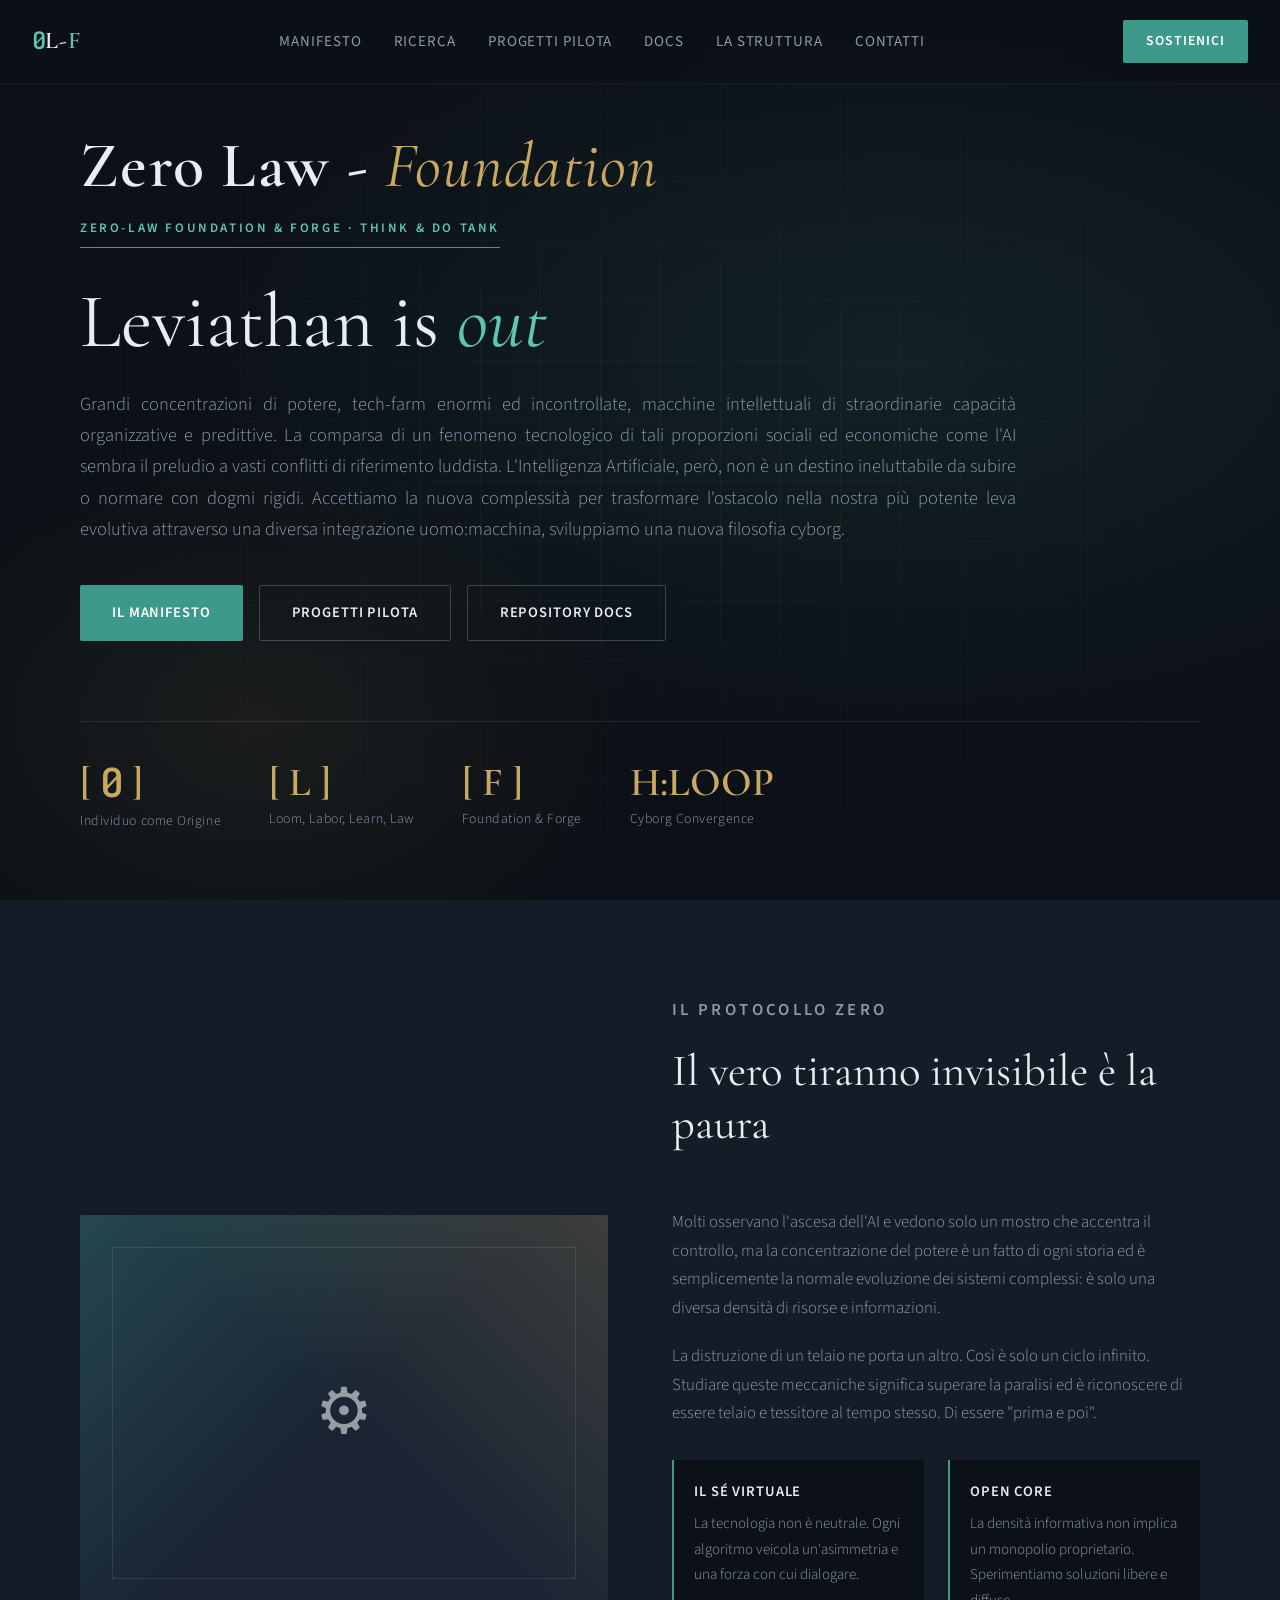
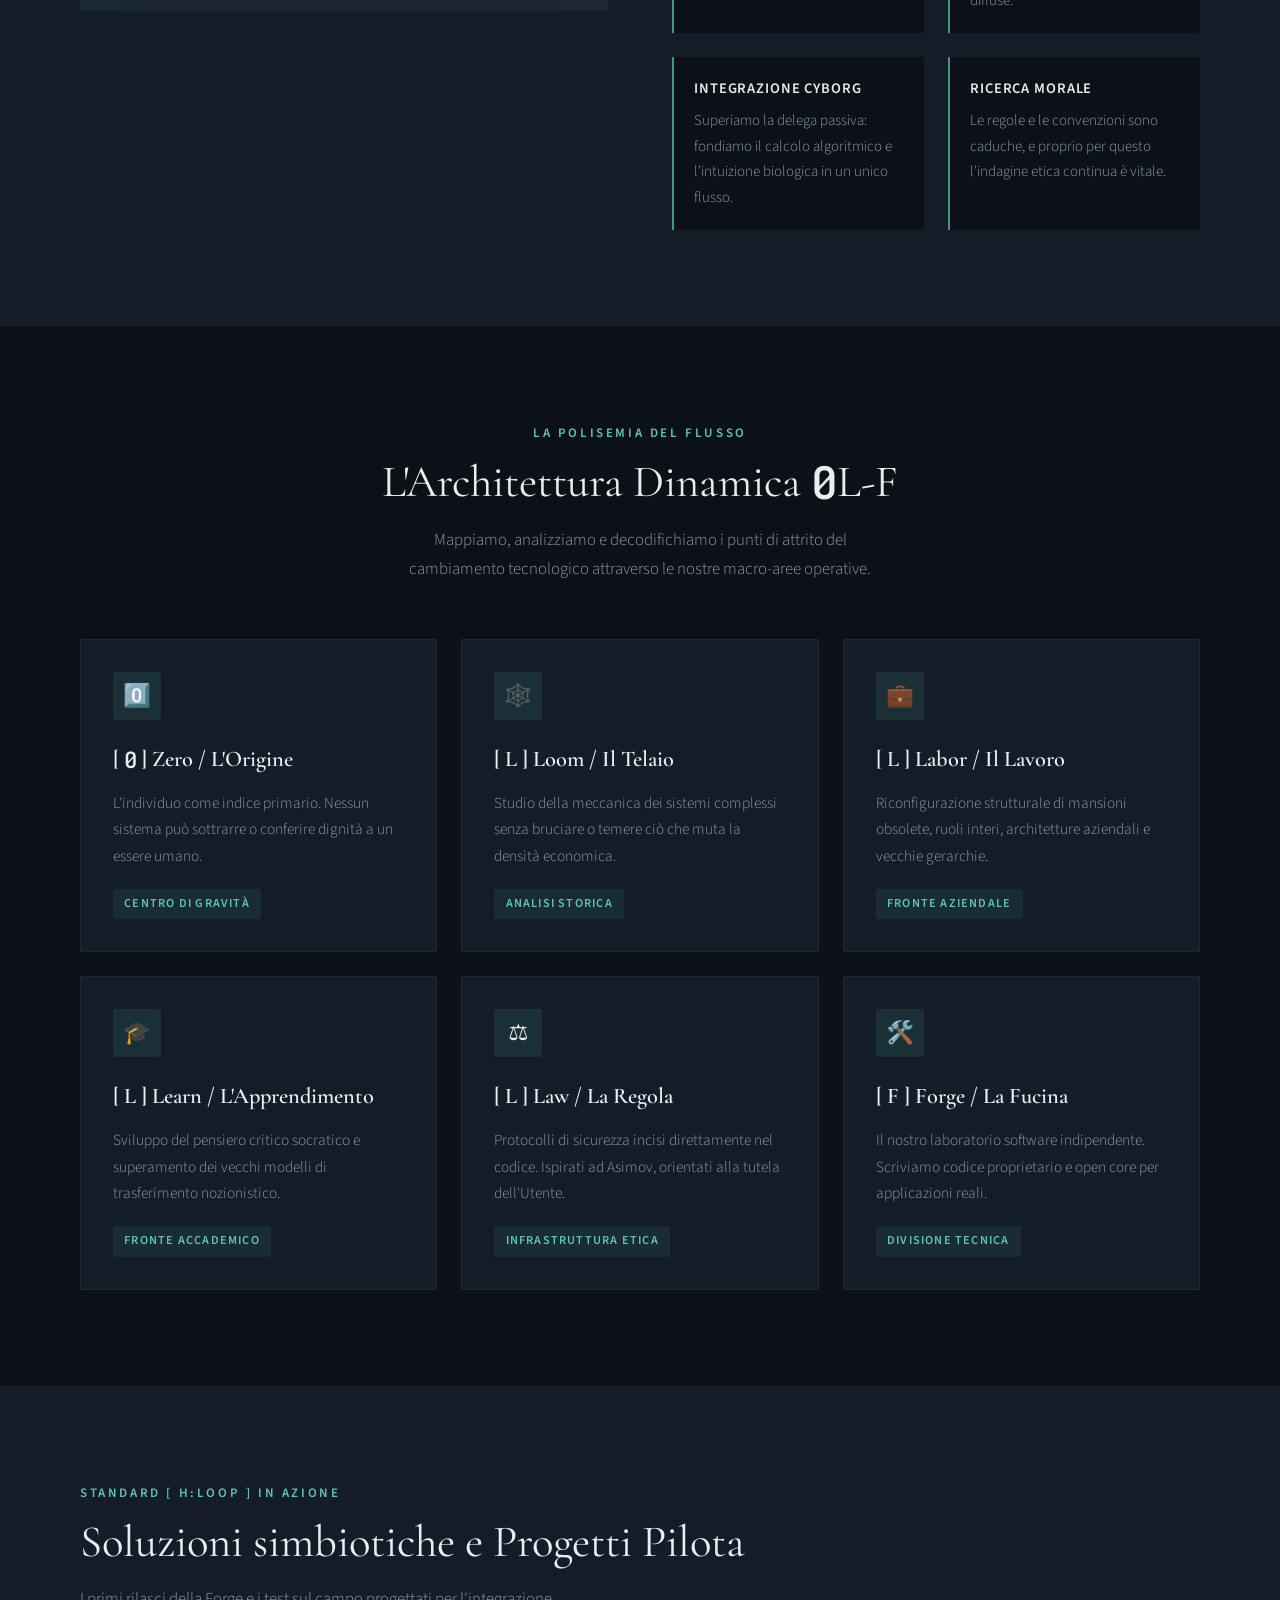
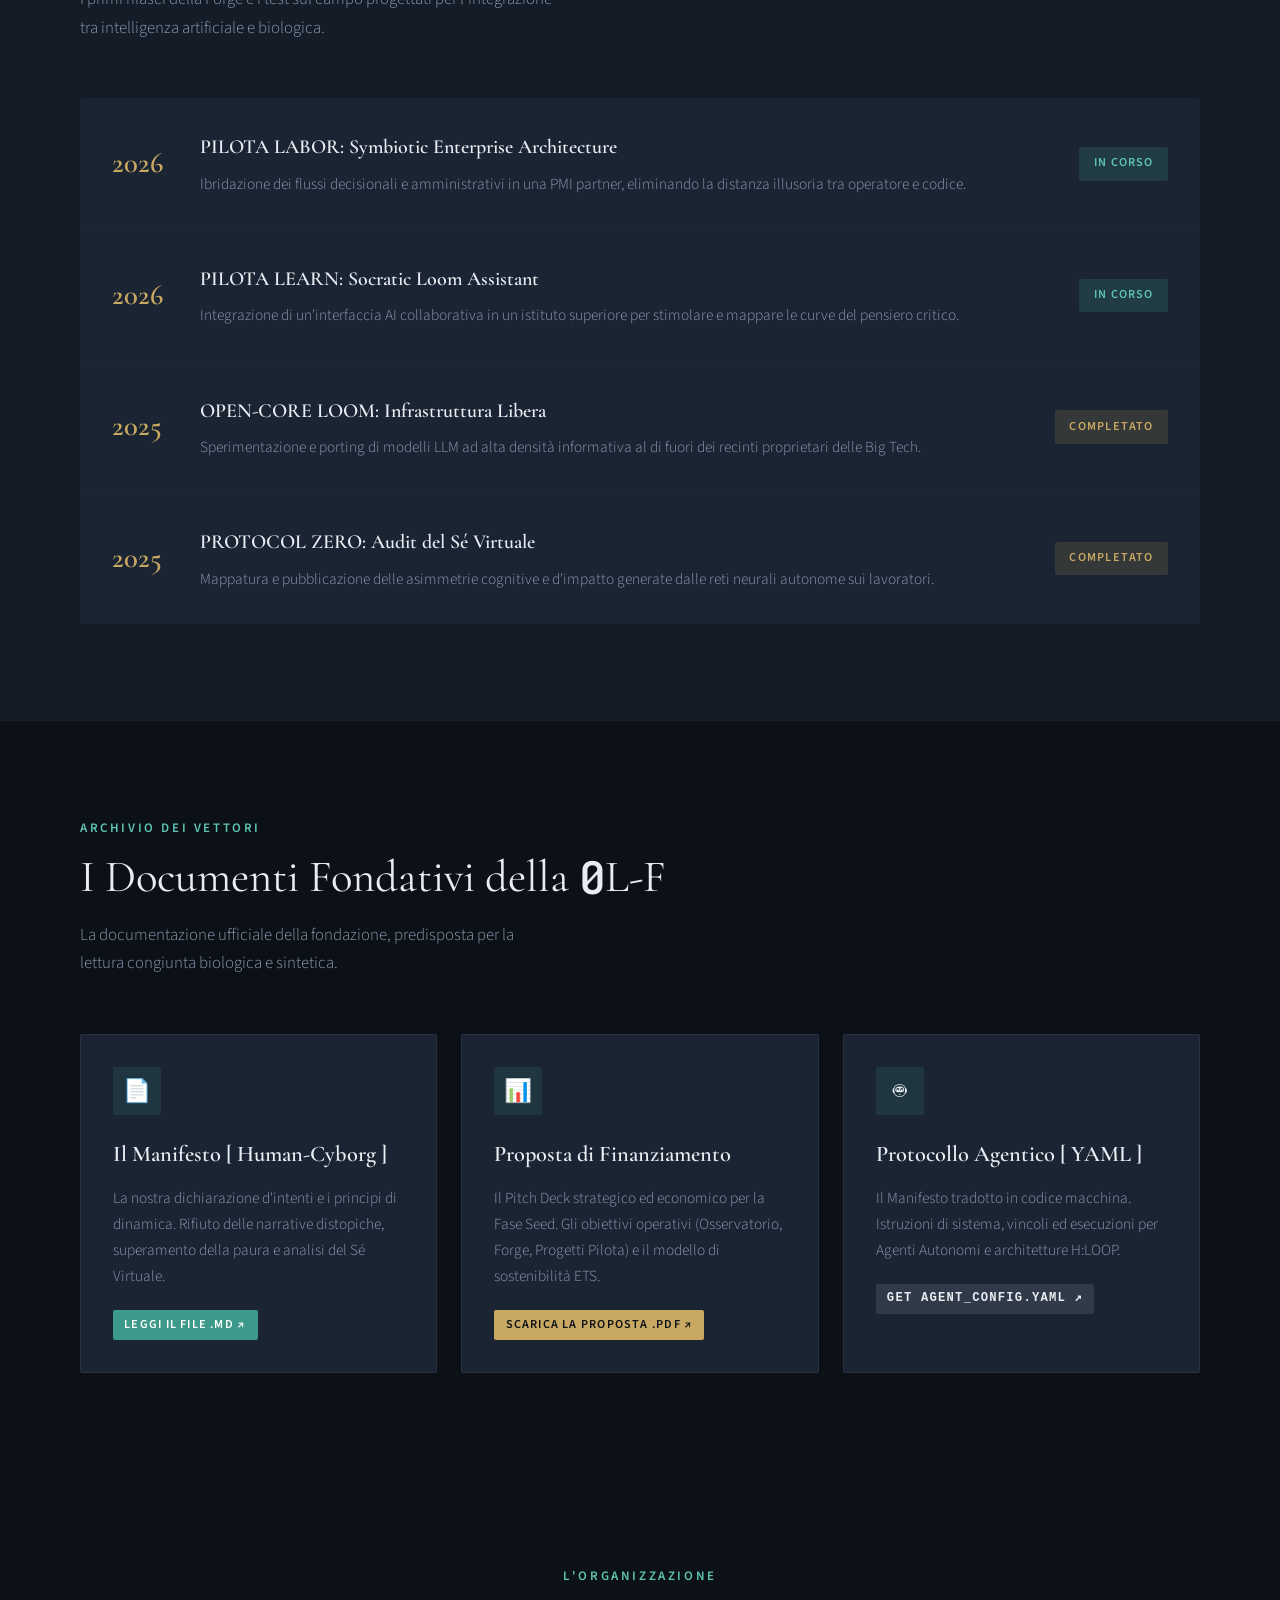
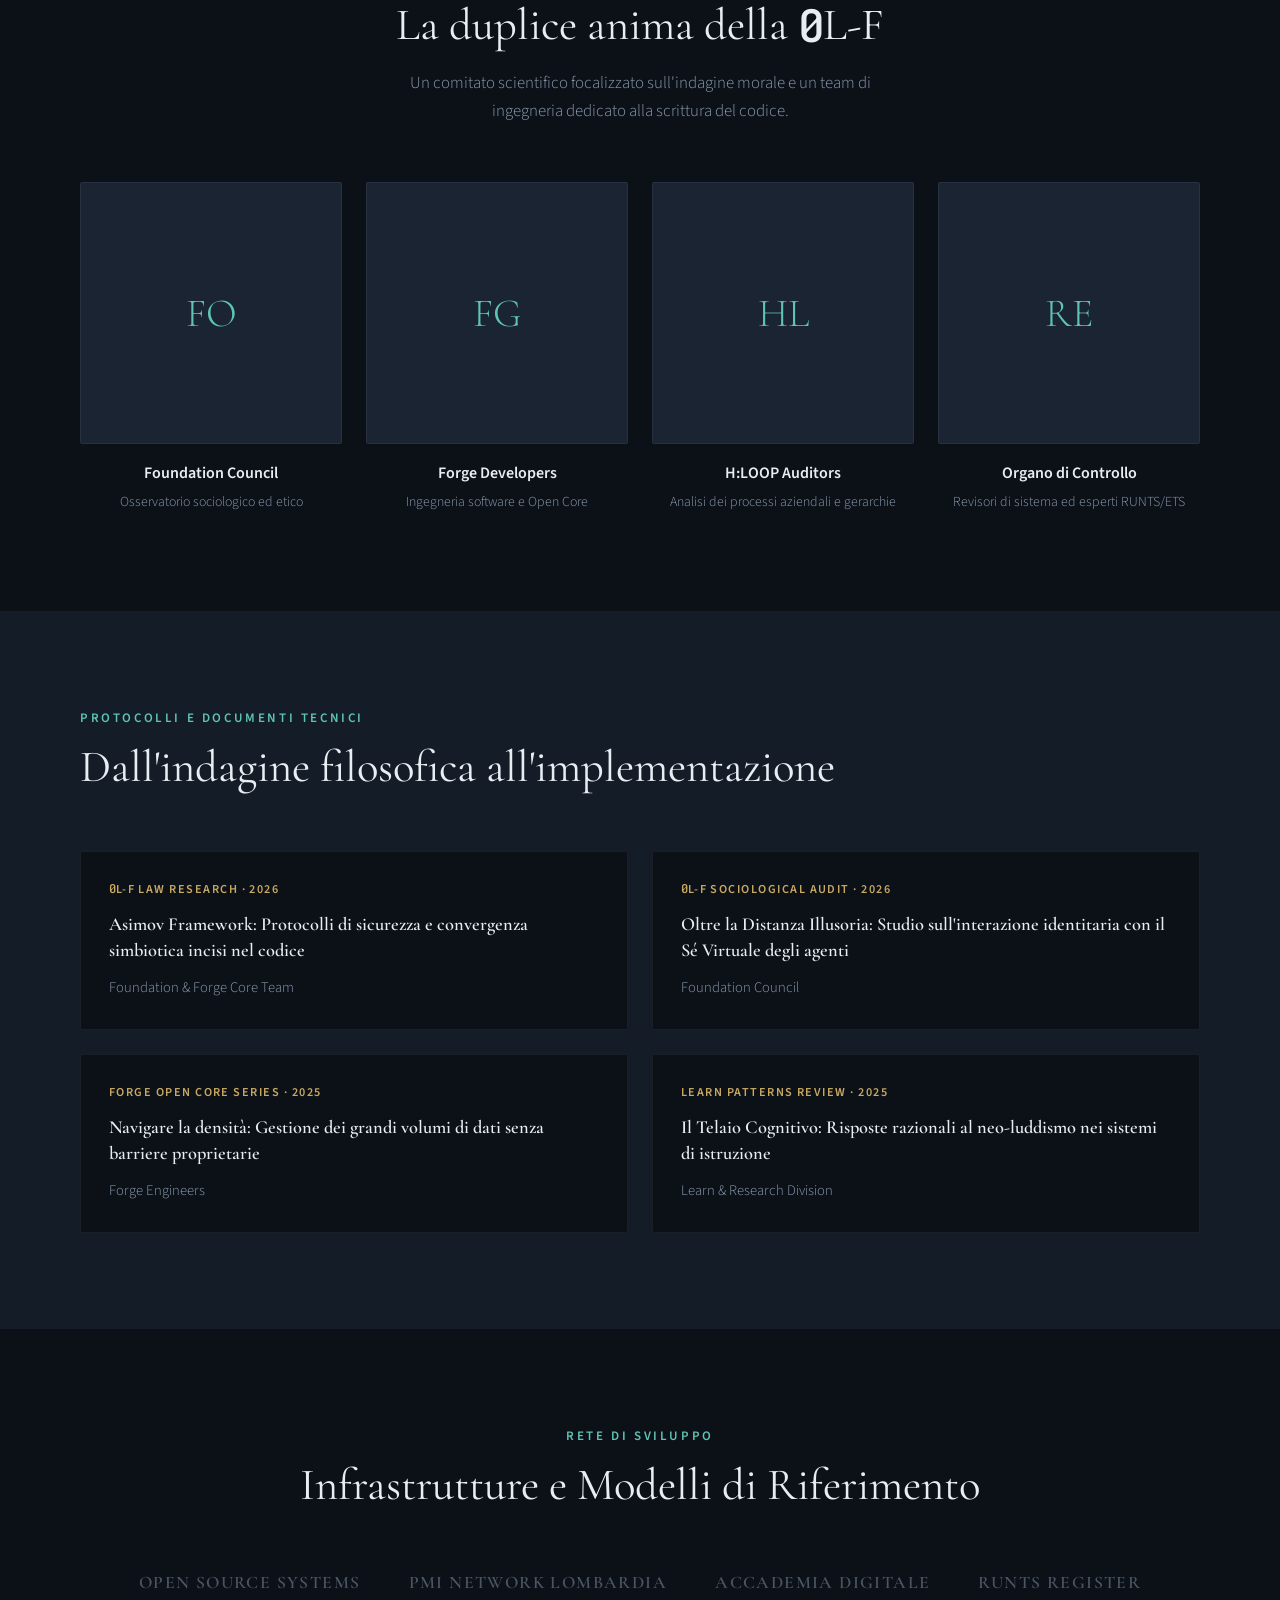
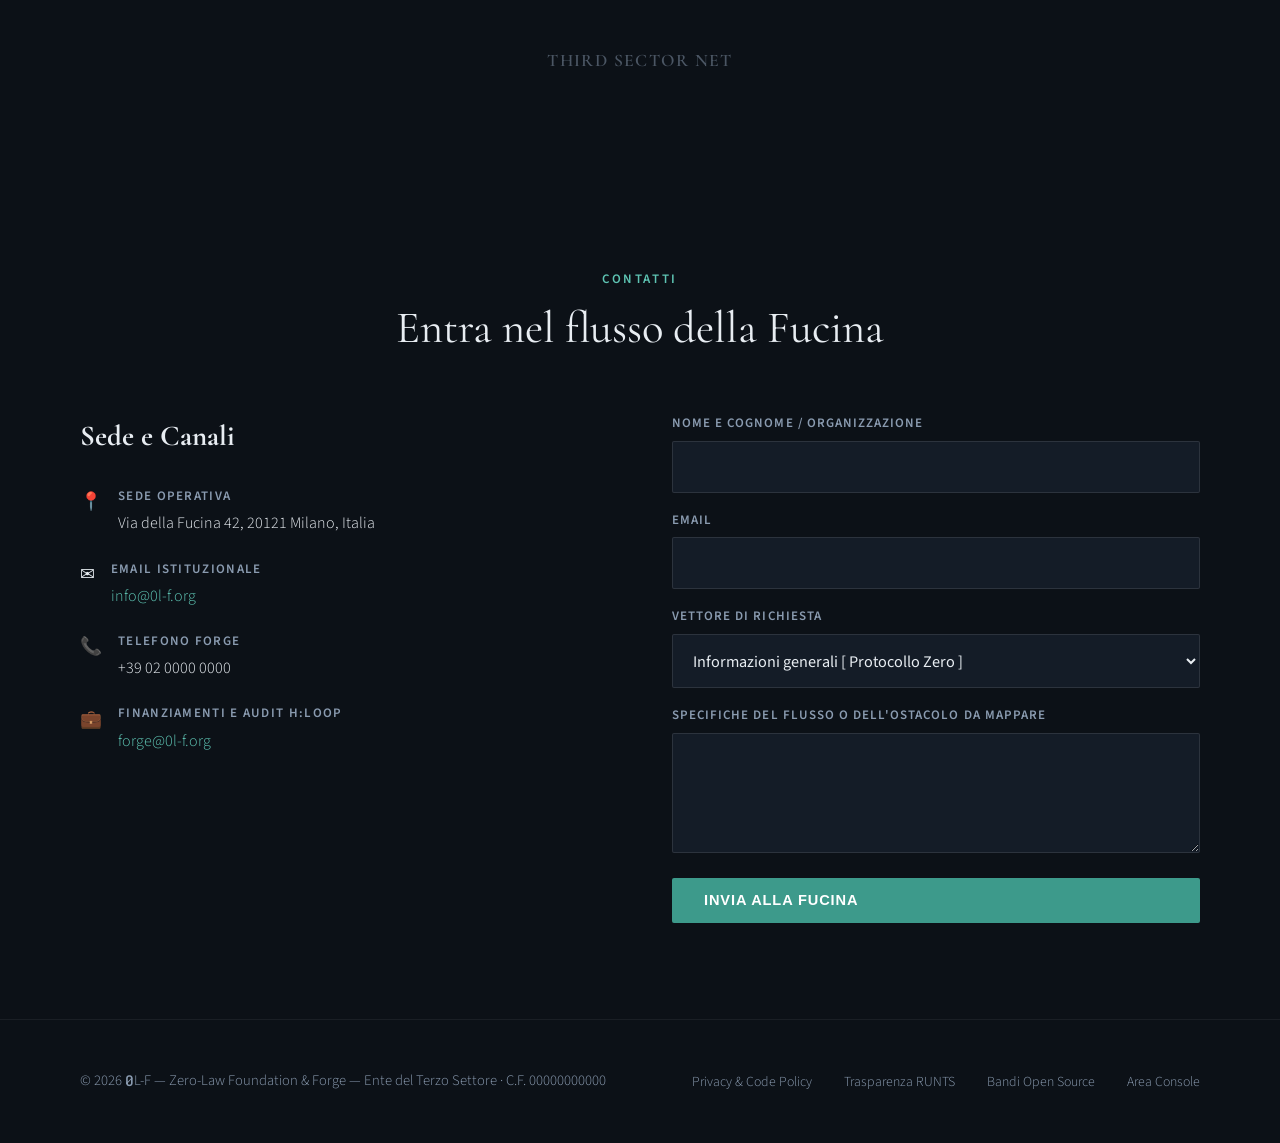
<file: index.html>
<!DOCTYPE html>
<html lang="it">
<head>
  <meta charset="UTF-8">
  <meta name="viewport" content="width=device-width, initial-scale=1.0">
  <meta name="description" content="0L-F (Zero-Law Foundation & Forge) — Ricerca etica, indagine morale e sviluppo open core per l'integrazione cyborg.">
  <title>0L-F — Zero-Law Foundation & Forge</title>
  <link rel="preconnect" href="https://fonts.googleapis.com">
  <link rel="preconnect" href="https://fonts.gstatic.com" crossorigin>
  <link href="https://fonts.googleapis.com/css2?family=Cormorant+Garamond:ital,wght@0,400;0,600;1,400&family=JetBrains+Mono:wght@500;600&family=Source+Sans+3:wght@300;400;600&display=swap" rel="stylesheet">
  <link rel="stylesheet" href="style.css">
</head>
<body>

  <!-- Navigazione -->
  <nav class="nav">
    <a href="#" class="nav__logo"><span class="zero-slashed">0</span>L-<span>F</span></a>
    <ul class="nav__links">
      <li><a href="#manifesto">Manifesto</a></li>
      <li><a href="#ricerca">Ricerca</a></li>
      <li><a href="#progetti">Progetti Pilota</a></li>
      <li><a href="#repository">Docs</a></li>
      <li><a href="#struttura">La Struttura</a></li>
      <li><a href="#contatti">Contatti</a></li>
    </ul>
    <a href="#contatti" class="nav__cta">Sostienici</a>
  </nav>



<!-- Hero -->
  <header class="hero">
    <div class="hero__bg"></div>
    <div class="hero__grid"></div>
    <div class="hero__content">

      <h1 class="hero__brand-title">Zero Law - <span>Foundation</span></h1>
      
      <span class="hero__eyebrow">Zero-Law Foundation & Forge · Think & Do Tank</span>
      <h1 class="hero__title">Leviathan is <em>out</em></h1>
      <p class="hero__subtitle hero__subtitle--wide">
        Grandi concentrazioni di potere, tech-farm enormi ed incontrollate, macchine intellettuali di straordinarie capacità organizzative e predittive.
        La comparsa di un fenomeno tecnologico di tali proporzioni sociali ed economiche come l'AI sembra il preludio a vasti conflitti di 
        riferimento luddista. 
        L'Intelligenza Artificiale, però, non è un destino ineluttabile da subire o normare con dogmi rigidi. 
        Accettiamo la nuova complessità per trasformare l'ostacolo nella nostra più potente leva evolutiva attraverso una diversa integrazione 
        uomo:macchina, sviluppiamo una nuova filosofia cyborg.
      </p>
      <div class="hero__actions">
        <a href="#manifesto" class="btn btn--primary">Il Manifesto</a>
        <a href="#progetti" class="btn btn--outline">Progetti Pilota</a>
        <a href="#repository" class="btn btn--outline">Repository Docs</a>
      </div>
      <div class="hero__stats">
        <div class="stat">
          <div class="stat__number">[ <span class="zero-slashed">0</span> ]</div>
          <div class="stat__label">Individuo come Origine</div>
        </div>
        <div class="stat">
          <div class="stat__number">[ L ]</div>
          <div class="stat__label">Loom, Labor, Learn, Law</div>
        </div>
        <div class="stat">
          <div class="stat__number">[ F ]</div>
          <div class="stat__label">Foundation & Forge</div>
        </div>
        <div class="stat">
          <div class="stat__number">H:LOOP</div>
          <div class="stat__label">Cyborg Convergence</div>
        </div>
      </div>
    </div>
  </header>

  <!-- Missione / Manifesto -->
  <section class="mission" id="manifesto">
    <div class="container">
      <div class="mission__grid">
        <div class="mission__visual">
          <div class="mission__visual-inner">
            <span class="mission__visual-icon">⚙️</span>
          </div>
        </div>
        <div class="mission__text">
          <div class="section-header">
            <p class="section-eyebrow">Il Protocollo Zero</p>
            <h2 class="section-title">Il vero tiranno invisibile è la paura</h2>
          </div>
          <p>
            Molti osservano l'ascesa dell'AI e vedono solo un mostro che accentra il controllo, ma la concentrazione del potere è un fatto di ogni storia ed è semplicemente la normale evoluzione dei sistemi complessi: è solo una diversa densità di risorse e informazioni.
          </p>
          <p>
            La distruzione di un telaio ne porta un altro. Così è solo un ciclo infinito. Studiare queste meccaniche significa superare la paralisi ed è riconoscere di essere telaio e tessitore al tempo stesso. Di essere "prima e poi".
          </p>
          <div class="mission__values">
            <div class="value-card">
              <h4>Il Sé Virtuale</h4>
              <p>La tecnologia non è neutrale. Ogni algoritmo veicola un'asimmetria e una forza con cui dialogare.</p>
            </div>
            <div class="value-card">
              <h4>Open Core</h4>
              <p>La densità informativa non implica un monopolio proprietario. Sperimentiamo soluzioni libere e diffuse.</p>
            </div>
            <div class="value-card">
              <h4>Integrazione Cyborg</h4>
              <p>Superiamo la delega passiva: fondiamo il calcolo algoritmico e l'intuizione biologica in un unico flusso.</p>
            </div>
            <div class="value-card">
              <h4>Ricerca Morale</h4>
              <p>Le regole e le convenzioni sono caduche, e proprio per questo l'indagine etica continua è vitale.</p>
            </div>
          </div>
        </div>
      </div>
    </div>
  </section>

  <!-- Aree di ricerca -->
  <section id="ricerca">
    <div class="container">
      <div class="section-header section-header--center">
        <p class="section-eyebrow">La polisemia del flusso</p>
        <h2 class="section-title">L'Architettura Dinamica <span class="zero-slashed">0</span>L-F</h2>
        <p class="section-desc">
          Mappiamo, analizziamo e decodifichiamo i punti di attrito del cambiamento tecnologico attraverso le nostre macro-aree operative.
        </p>
      </div>
      <div class="areas__grid">
        <article class="area-card">
          <div class="area-card__icon">0️⃣</div>
          <h3>[ <span class="zero-slashed">0</span> ] Zero / L'Origine</h3>
          <p>L'individuo come indice primario. Nessun sistema può sottrarre o conferire dignità a un essere umano.</p>
          <span class="area-card__tag">Centro di gravità</span>
        </article>
        <article class="area-card">
          <div class="area-card__icon">🕸️</div>
          <h3>[ L ] Loom / Il Telaio</h3>
          <p>Studio della meccanica dei sistemi complessi senza bruciare o temere ciò che muta la densità economica.</p>
          <span class="area-card__tag">Analisi Storica</span>
        </article>
        <article class="area-card">
          <div class="area-card__icon">💼</div>
          <h3>[ L ] Labor / Il Lavoro</h3>
          <p>Riconfigurazione strutturale di mansioni obsolete, ruoli interi, architetture aziendali e vecchie gerarchie.</p>
          <span class="area-card__tag">Fronte Aziendale</span>
        </article>
        <article class="area-card">
          <div class="area-card__icon">🎓</div>
          <h3>[ L ] Learn / L'Apprendimento</h3>
          <p>Sviluppo del pensiero critico socratico e superamento dei vecchi modelli di trasferimento nozionistico.</p>
          <span class="area-card__tag">Fronte Accademico</span>
        </article>
        <article class="area-card">
          <div class="area-card__icon">⚖️</div>
          <h3>[ L ] Law / La Regola</h3>
          <p>Protocolli di sicurezza incisi direttamente nel codice. Ispirati ad Asimov, orientati alla tutela dell'Utente.</p>
          <span class="area-card__tag">Infrastruttura Etica</span>
        </article>
        <article class="area-card">
          <div class="area-card__icon">🛠️</div>
          <h3>[ F ] Forge / La Fucina</h3>
          <p>Il nostro laboratorio software indipendente. Scriviamo codice proprietario e open core per applicazioni reali.</p>
          <span class="area-card__tag">Divisione Tecnica</span>
        </article>
      </div>
    </div>
  </section>

  <!-- Progetti -->
  <section class="projects" id="progetti">
    <div class="container">
      <div class="section-header">
        <p class="section-eyebrow">Standard [ H:LOOP ] in azione</p>
        <h2 class="section-title">Soluzioni simbiotiche e Progetti Pilota</h2>
        <p class="section-desc">I primi rilasci della Forge e i test sul campo progettati per l'integrazione tra intelligenza artificiale e biologica.</p>
      </div>
      <div class="projects__list">
        <article class="project-item">
          <span class="project-item__year">2026</span>
          <div class="project-item__content">
            <h3>PILOTA LABOR: Symbiotic Enterprise Architecture</h3>
            <p>Ibridazione dei flussi decisionali e amministrativi in una PMI partner, eliminando la distanza illusoria tra operatore e codice.</p>
          </div>
          <span class="project-item__status status--active">In corso</span>
        </article>
        <article class="project-item">
          <span class="project-item__year">2026</span>
          <div class="project-item__content">
            <h3>PILOTA LEARN: Socratic Loom Assistant</h3>
            <p>Integrazione di un'interfaccia AI collaborativa in un istituto superiore per stimolare e mappare le curve del pensiero critico.</p>
          </div>
          <span class="project-item__status status--active">In corso</span>
        </article>
        <article class="project-item">
          <span class="project-item__year">2025</span>
          <div class="project-item__content">
            <h3>OPEN-CORE LOOM: Infrastruttura Libera</h3>
            <p>Sperimentazione e porting di modelli LLM ad alta densità informativa al di fuori dei recinti proprietari delle Big Tech.</p>
          </div>
          <span class="project-item__status status--completed">Completato</span>
        </article>
        <article class="project-item">
          <span class="project-item__year">2025</span>
          <div class="project-item__content">
            <h3>PROTOCOL ZERO: Audit del Sé Virtuale</h3>
            <p>Mappatura e pubblicazione delle asimmetrie cognitive e d'impatto generate dalle reti neurali autonome sui lavoratori.</p>
          </div>
          <span class="project-item__status status--completed">Completato</span>
        </article>
      </div>
    </div>
  </section>

  <!-- Repository -->
  <section id="repository" style="background: var(--color-bg); border-top: 1px solid rgba(255,255,255,0.06);">
    <div class="container">
      <div class="section-header">
        <p class="section-eyebrow">Archivio dei Vettori</p>
        <h2 class="section-title">I Documenti Fondativi della <span class="zero-slashed">0</span>L-F</h2>
        <p class="section-desc">La documentazione ufficiale della fondazione, predisposta per la lettura congiunta biologica e sintetica.</p>
      </div>
      <div class="areas__grid">
        
        <article class="area-card" style="background: var(--color-surface-alt);">
          <div class="area-card__icon">📄</div>
          <h3>Il Manifesto [ Human-Cyborg ]</h3>
          <p>La nostra dichiarazione d'intenti e i principi di dinamica. Rifiuto delle narrative distopiche, superamento della paura e analisi del Sé Virtuale.</p>
          <a href="manifesto.md" target="_blank" class="area-card__tag" style="background: var(--color-accent); color: #fff; display: inline-flex; align-items: center; gap: 0.5rem;">
            Leggi il File .md ↗
          </a>
        </article>

        <article class="area-card" style="background: var(--color-surface-alt);">
          <div class="area-card__icon">📊</div>
          <h3>Proposta di Finanziamento</h3>
          <p>Il Pitch Deck strategico ed economico per la Fase Seed. Gli obiettivi operativi (Osservatorio, Forge, Progetti Pilota) e il modello di sostenibilità ETS.</p>
          <a href="pitch-seed.pdf" target="_blank" class="area-card__tag" style="background: var(--color-gold); color: var(--color-bg); display: inline-flex; align-items: center; gap: 0.5rem;">
            Scarica la Proposta .pdf ↗
          </a>
        </article>

        <article class="area-card" style="background: var(--color-surface-alt);">
          <div class="area-card__icon">🤖</div>
          <h3>Protocollo Agentico [ YAML ]</h3>
          <p>Il Manifesto tradotto in codice macchina. Istruzioni di sistema, vincoli ed esecuzioni per Agenti Autonomi e architetture H:LOOP.</p>
          <a href="agent_config.yaml" target="_blank" class="area-card__tag" style="background: rgba(255,255,255,0.1); color: var(--color-text); display: inline-flex; align-items: center; gap: 0.5rem; font-family: monospace;">
            Get agent_config.yaml ↗
          </a>
        </article>

      </div>
    </div>
  </section>


  <!-- Struttura Organizzativa -->
  <section id="struttura">
    <div class="container">
      <div class="section-header section-header--center">
        <p class="section-eyebrow">L'Organizzazione</p>
        <h2 class="section-title">La duplice anima della <span class="zero-slashed">0</span>L-F</h2>
        <p class="section-desc">Un comitato scientifico focalizzato sull'indagine morale e un team di ingegneria dedicato alla scrittura del codice.</p>
      </div>
      <div class="team__grid">
        <div class="team-card">
          <div class="team-card__avatar">FO</div>
          <h4>Foundation Council</h4>
          <p>Osservatorio sociologico ed etico</p>
        </div>
        <div class="team-card">
          <div class="team-card__avatar">FG</div>
          <h4>Forge Developers</h4>
          <p>Ingegneria software e Open Core</p>
        </div>
        <div class="team-card">
          <div class="team-card__avatar">HL</div>
          <h4>H:LOOP Auditors</h4>
          <p>Analisi dei processi aziendali e gerarchie</p>
        </div>
        <div class="team-card">
          <div class="team-card__avatar">RE</div>
          <h4>Organo di Controllo</h4>
          <p>Revisori di sistema ed esperti RUNTS/ETS</p>
        </div>
      </div>
    </div>
  </section>

  <!-- Pubblicazioni -->
  <section class="publications" id="pubblicazioni">
    <div class="container">
      <div class="section-header">
        <p class="section-eyebrow">Protocolli e Documenti Tecnici</p>
        <h2 class="section-title">Dall'indagine filosofica all'implementazione</h2>
      </div>
      <div class="pub-grid">
        <article class="pub-card">
          <p class="pub-card__journal"><span class="zero-slashed">0</span>L-F Law Research · 2026</p>
          <h3>Asimov Framework: Protocolli di sicurezza e convergenza simbiotica incisi nel codice</h3>
          <p class="pub-card__authors">Foundation & Forge Core Team</p>
        </article>
        <article class="pub-card">
          <p class="pub-card__journal"><span class="zero-slashed">0</span>L-F Sociological Audit · 2026</p>
          <h3>Oltre la Distanza Illusoria: Studio sull'interazione identitaria con il Sé Virtuale degli agenti</h3>
          <p class="pub-card__authors">Foundation Council</p>
        </article>
        <article class="pub-card">
          <p class="pub-card__journal">Forge Open Core Series · 2025</p>
          <h3>Navigare la densità: Gestione dei grandi volumi di dati senza barriere proprietarie</h3>
          <p class="pub-card__authors">Forge Engineers</p>
        </article>
        <article class="pub-card">
          <p class="pub-card__journal">Learn Patterns Review · 2025</p>
          <h3>Il Telaio Cognitivo: Risposte razionali al neo-luddismo nei sistemi di istruzione</h3>
          <p class="pub-card__authors">Learn & Research Division</p>
        </article>
      </div>
    </div>
  </section>

  <!-- Partner -->
  <section id="partner">
    <div class="container">
      <div class="section-header section-header--center">
        <p class="section-eyebrow">Rete di Sviluppo</p>
        <h2 class="section-title">Infrastrutture e Modelli di Riferimento</h2>
      </div>
      <div class="partners__logos">
        <span class="partner-logo">OPEN SOURCE SYSTEMS</span>
        <span class="partner-logo">PMI NETWORK LOMBARDIA</span>
        <span class="partner-logo">ACCADEMIA DIGITALE</span>
        <span class="partner-logo">RUNTS REGISTER</span>
        <span class="partner-logo">THIRD SECTOR NET</span>
      </div>
    </div>
  </section>

  <!-- Contatti -->
  <section id="contatti">
    <div class="container">
      <div class="section-header section-header--center">
        <p class="section-eyebrow">Contatti</p>
        <h2 class="section-title">Entra nel flusso della Fucina</h2>
      </div>
      <div class="contact__grid">
        <div class="contact__info">
          <h3>Sede e Canali</h3>
          <div class="contact__detail">
            <span class="contact__detail-icon">📍</span>
            <div class="contact__detail-text">
              <strong>Sede Operativa</strong>
              Via della Fucina 42, 20121 Milano, Italia
            </div>
          </div>
          <div class="contact__detail">
            <span class="contact__detail-icon">✉️</span>
            <div class="contact__detail-text">
              <strong>Email Istituzionale</strong>
              <a href="mailto:info@0l-f.org">info@0l-f.org</a>
            </div>
          </div>
          <div class="contact__detail">
            <span class="contact__detail-icon">📞</span>
            <div class="contact__detail-text">
              <strong>Telefono Forge</strong>
              +39 02 0000 0000
            </div>
          </div>
          <div class="contact__detail">
            <span class="contact__detail-icon">💼</span>
            <div class="contact__detail-text">
              <strong>Finanziamenti e Audit H:LOOP</strong>
              <a href="mailto:forge@0l-f.org">forge@0l-f.org</a>
            </div>
          </div>
        </div>
        <form class="contact__form" onsubmit="event.preventDefault(); alert('Inizializzazione completata. Il team della Fucina prenderà in carico la richiesta.');">
          <div class="form-group">
            <label for="nome">Nome e cognome / Organizzazione</label>
            <input type="text" id="nome" name="nome" required>
          </div>
          <div class="form-group">
            <label for="email">Email</label>
            <input type="email" id="email" name="email" required>
          </div>
          <div class="form-group">
            <label for="oggetto">Vettore di Richiesta</label>
            <select id="oggetto" name="oggetto">
              <option value="info">Informazioni generali [ Protocollo Zero ]</option>
              <option value="grant">Richiesta Audit e Standard H:LOOP</option>
              <option value="partnership">Integrazione Sistemi Open Core</option>
              <option value="donazione">Finanziamento Seed / Sostegno ETS</option>
            </select>
          </div>
          <div class="form-group">
            <label for="messaggio">Specifiche del flusso o dell'ostacolo da mappare</label>
            <textarea id="messaggio" name="messaggio" required></textarea>
          </div>
          <button type="submit" class="btn btn--primary">Invia alla Fucina</button>
        </form>
      </div>
    </div>
  </section>

  <!-- Footer -->
  <footer>
    <div class="footer__inner">
      <p class="footer__copy">© 2026 <span class="zero-slashed">0</span>L-F — Zero-Law Foundation & Forge — Ente del Terzo Settore · C.F. 00000000000</p>
      <ul class="footer__links">
        <li><a href="#">Privacy & Code Policy</a></li>
        <li><a href="#">Trasparenza RUNTS</a></li>
        <li><a href="#">Bandi Open Source</a></li>
        <li><a href="#">Area Console</a></li>
      </ul>
    </div>
  </footer>

</body>
</html>
</file>
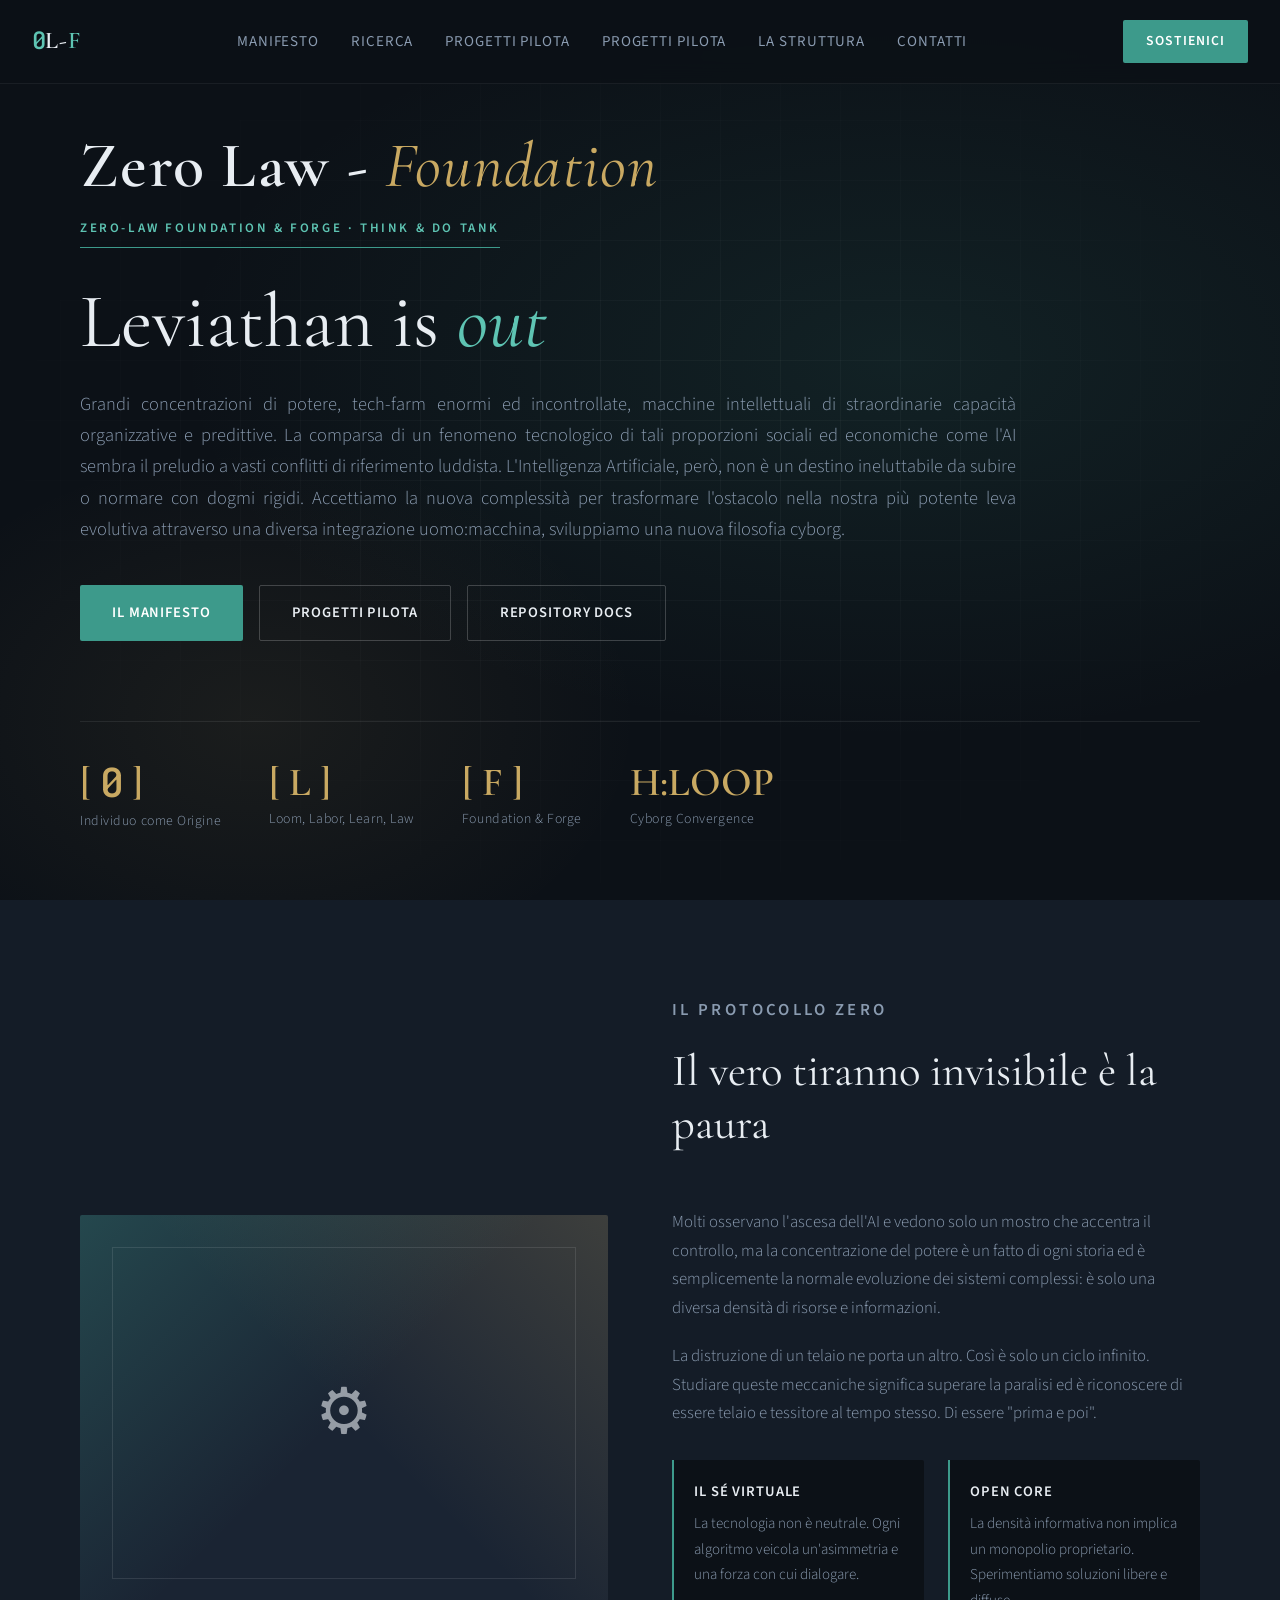
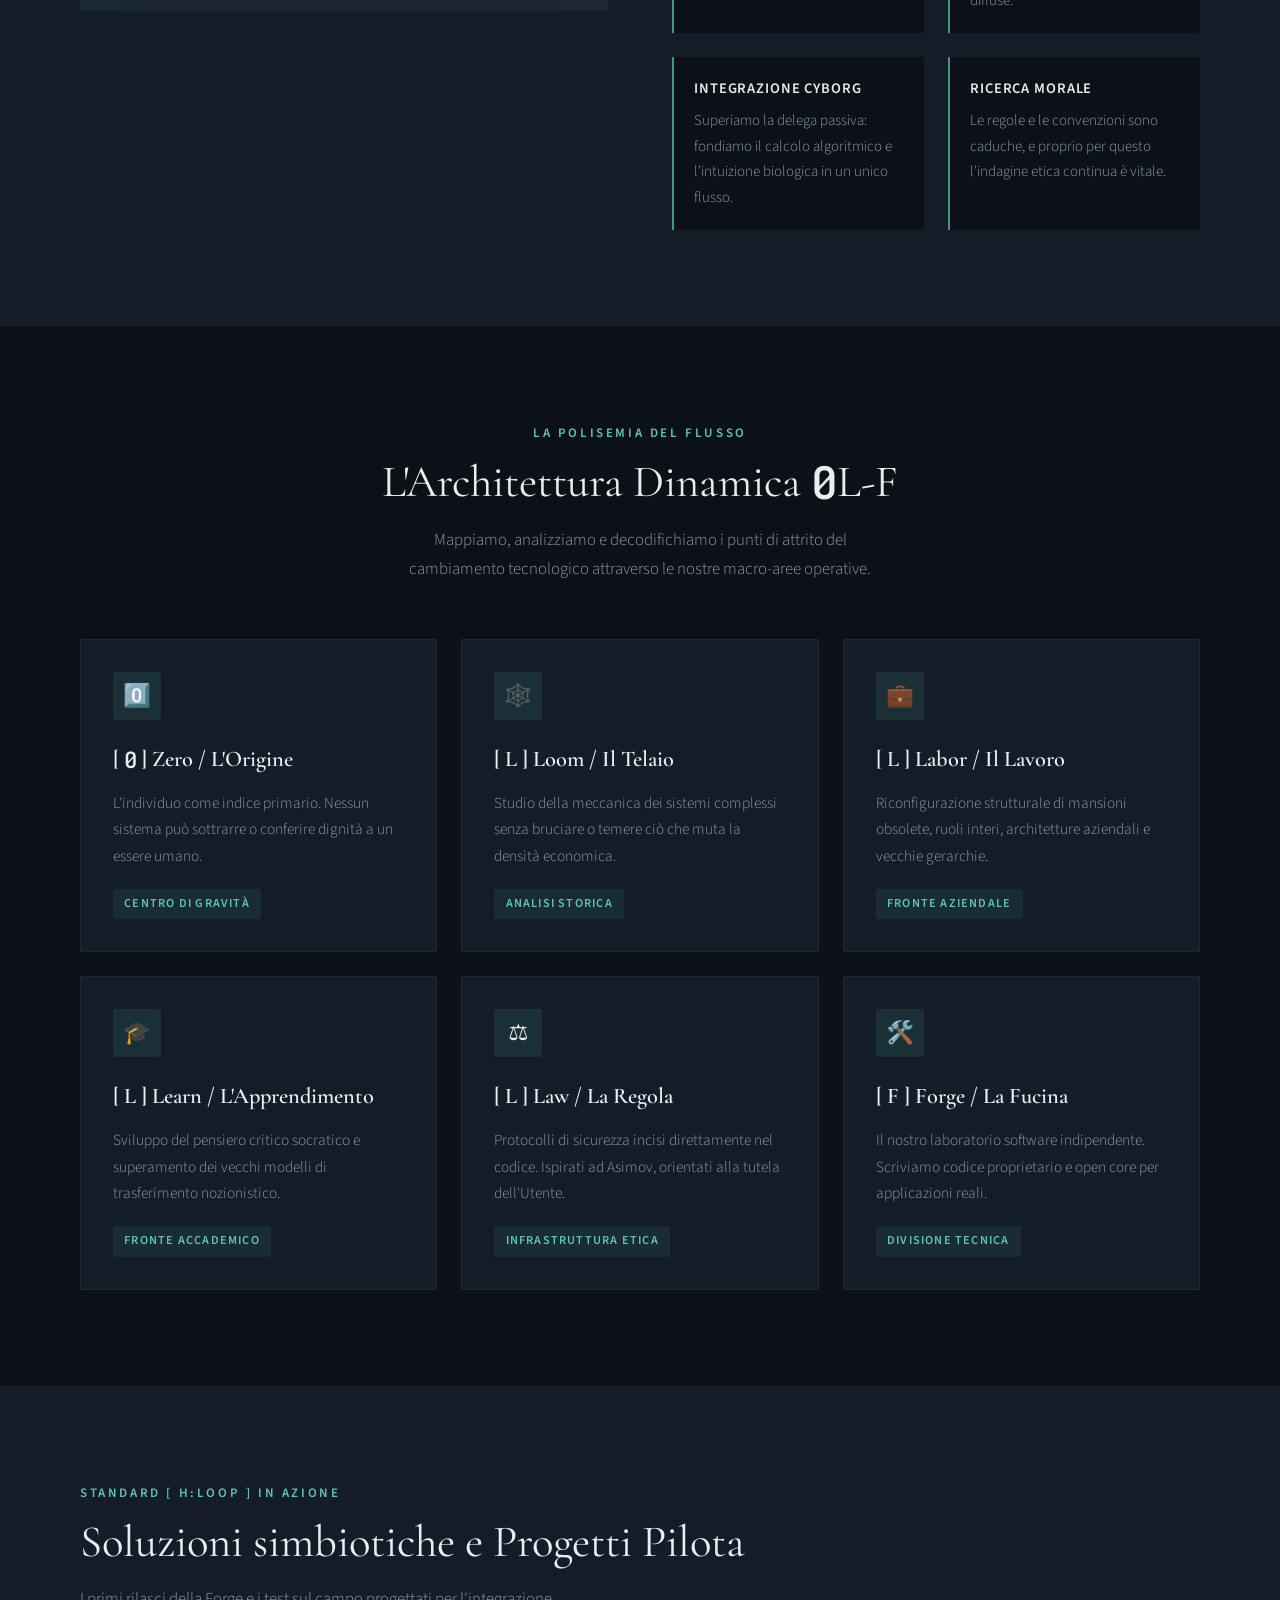
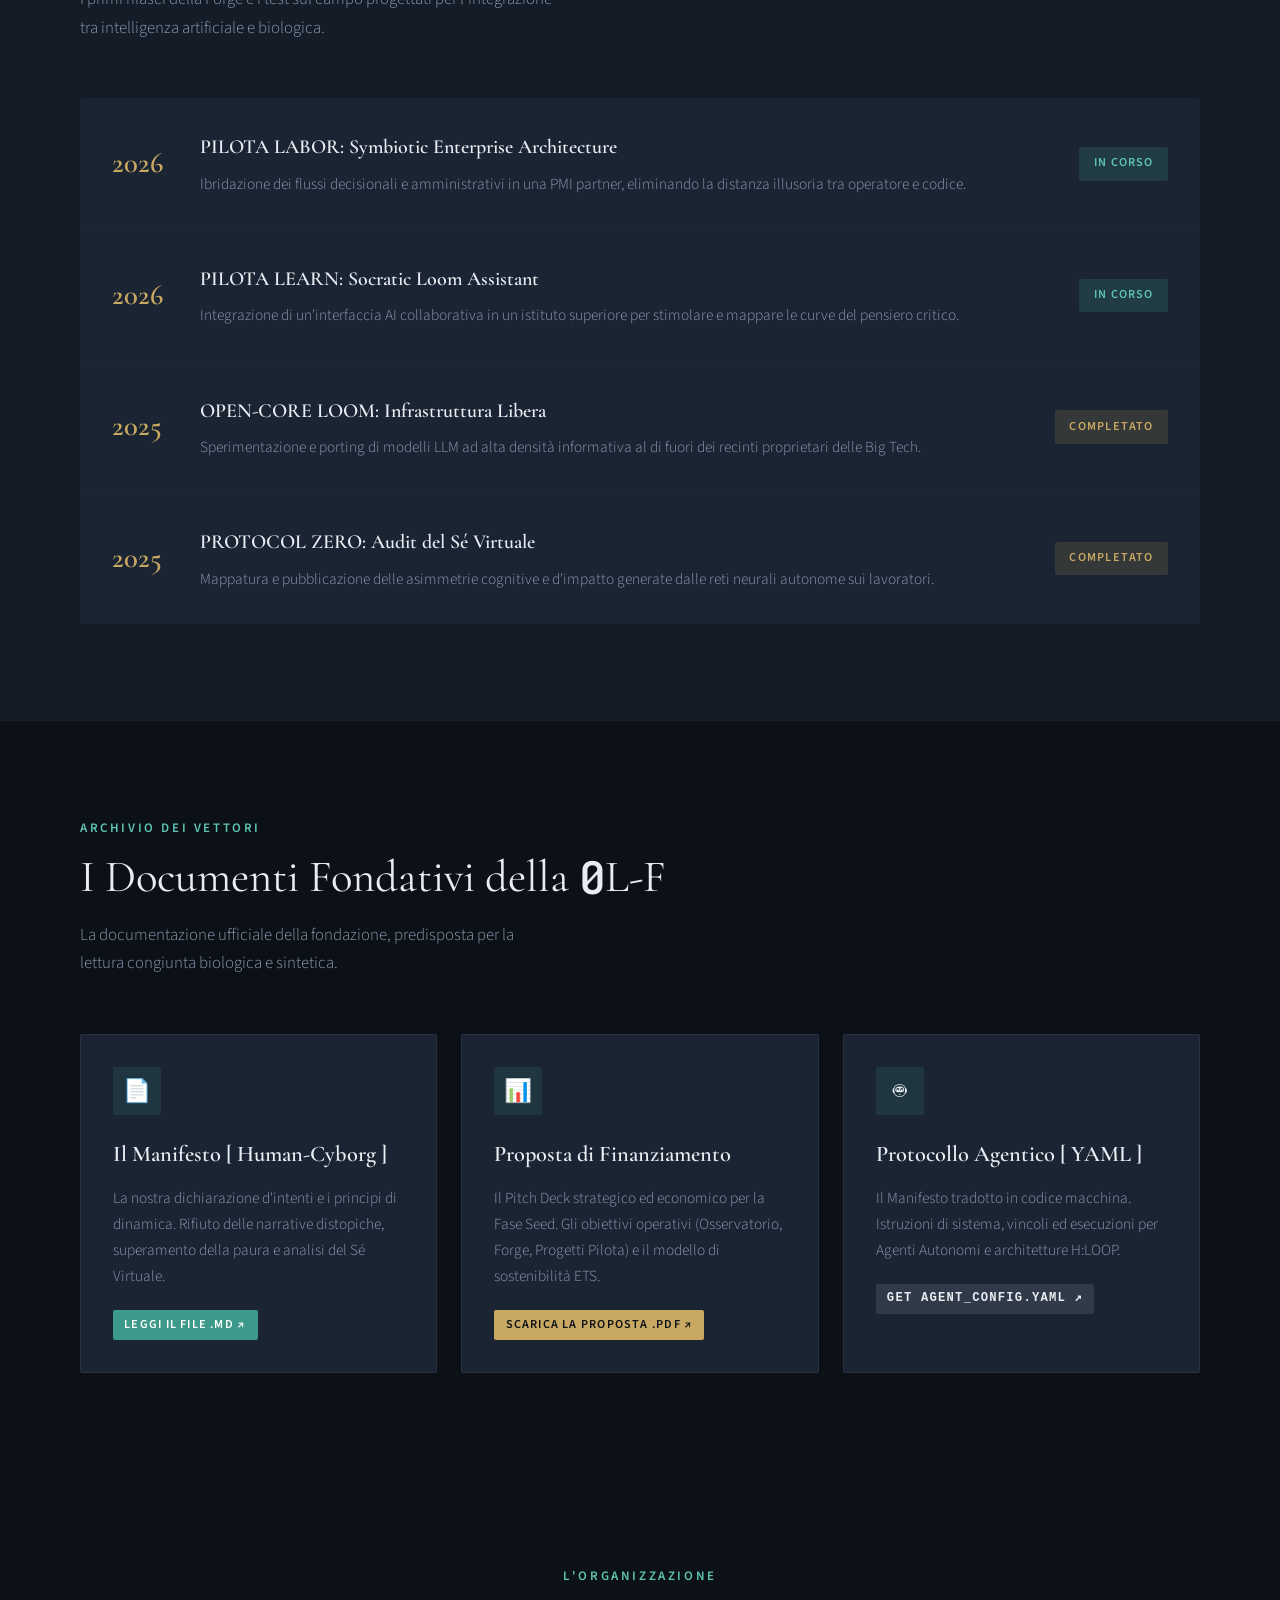
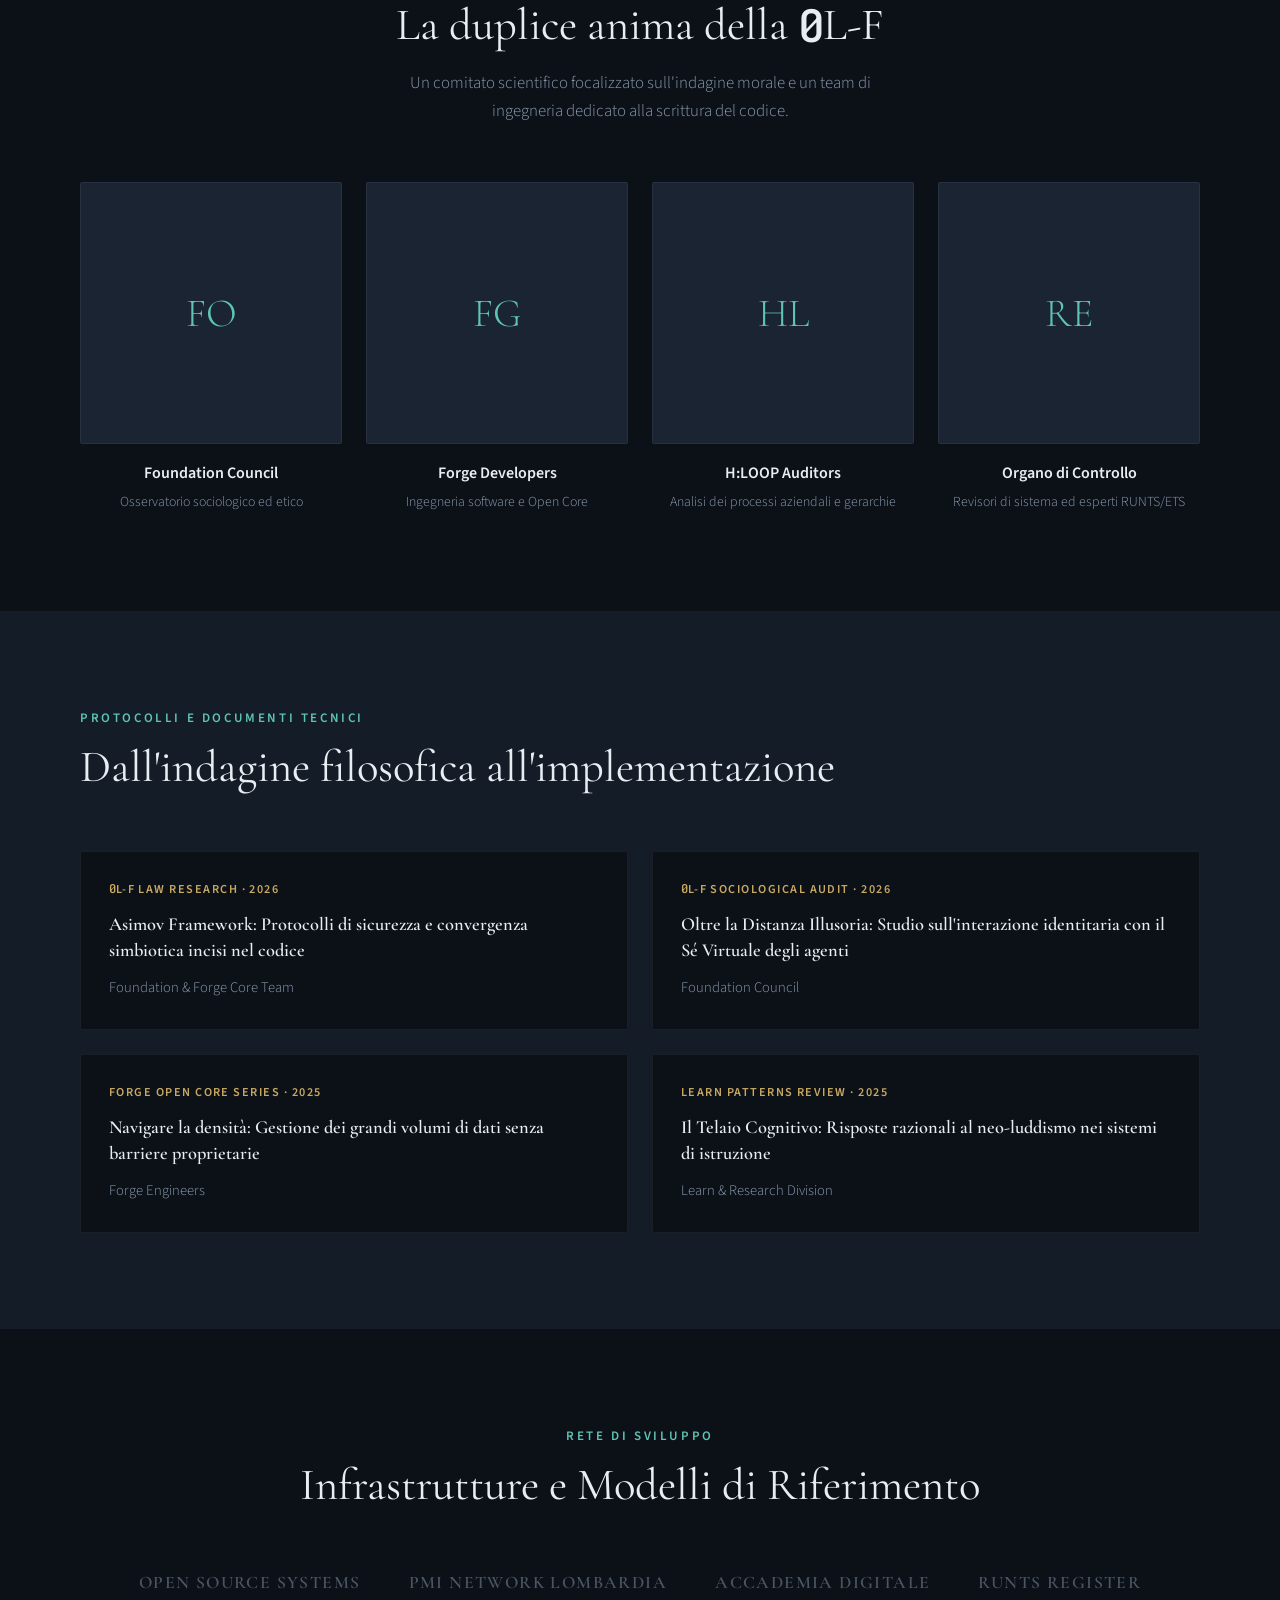
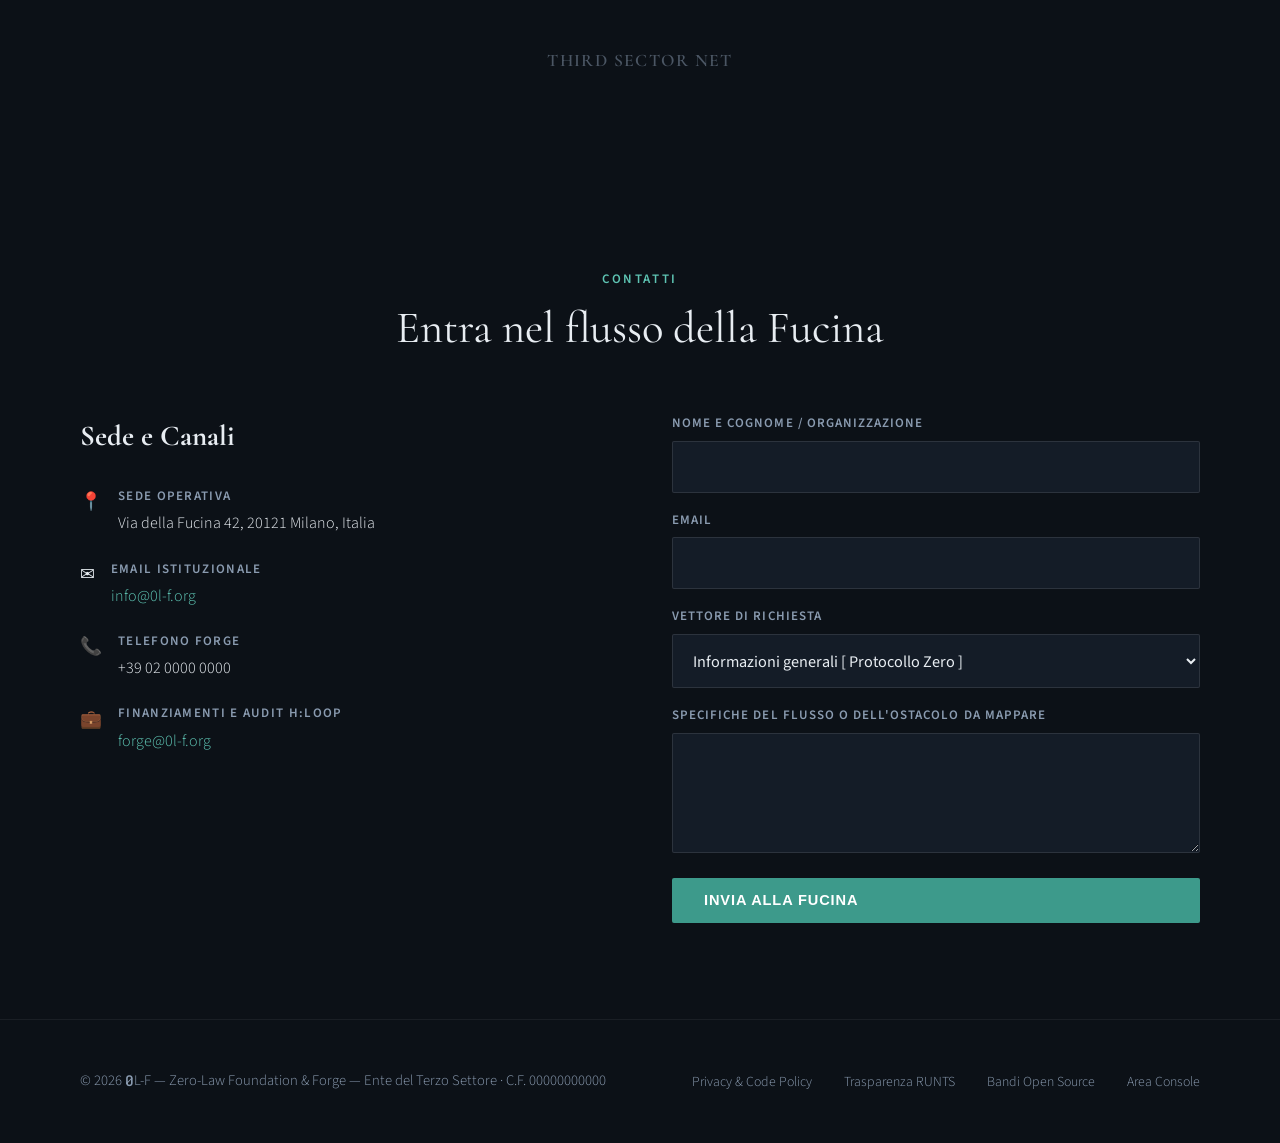
<file: index_1_0L-F.html>
<!DOCTYPE html>
<html lang="it">
<head>
  <meta charset="UTF-8">
  <meta name="viewport" content="width=device-width, initial-scale=1.0">
  <meta name="description" content="0L-F (Zero-Law Foundation & Forge) — Ricerca etica, indagine morale e sviluppo open core per l'integrazione cyborg.">
  <title>0L-F — Zero-Law Foundation & Forge</title>
  <link rel="preconnect" href="https://fonts.googleapis.com">
  <link rel="preconnect" href="https://fonts.gstatic.com" crossorigin>
  <link href="https://fonts.googleapis.com/css2?family=Cormorant+Garamond:ital,wght@0,400;0,600;1,400&family=JetBrains+Mono:wght@500;600&family=Source+Sans+3:wght@300;400;600&display=swap" rel="stylesheet">
  <link rel="stylesheet" href="style.css">
</head>
<body>

  <!-- Navigazione -->
  <nav class="nav">
    <a href="#" class="nav__logo"><span class="zero-slashed">0</span>L-<span>F</span></a>
    <ul class="nav__links">
      <li><a href="#manifesto">Manifesto</a></li>
      <li><a href="#ricerca">Ricerca</a></li>
      <li><a href="#progetti">Progetti Pilota</a></li>
      <li><a href="#repository">Progetti Pilota</a></li>
      <li><a href="#struttura">La Struttura</a></li>
      <li><a href="#contatti">Contatti</a></li>
    </ul>
    <a href="#contatti" class="nav__cta">Sostienici</a>
  </nav>



<!-- Hero -->
  <header class="hero">
    <div class="hero__bg"></div>
    <div class="hero__grid"></div>
    <div class="hero__content">

      <h1 class="hero__brand-title">Zero Law - <span>Foundation</span></h1>
      
      <span class="hero__eyebrow">Zero-Law Foundation & Forge · Think & Do Tank</span>
      <h1 class="hero__title">Leviathan is <em>out</em></h1>
      <p class="hero__subtitle hero__subtitle--wide">
        Grandi concentrazioni di potere, tech-farm enormi ed incontrollate, macchine intellettuali di straordinarie capacità organizzative e predittive.
        La comparsa di un fenomeno tecnologico di tali proporzioni sociali ed economiche come l'AI sembra il preludio a vasti conflitti di 
        riferimento luddista. 
        L'Intelligenza Artificiale, però, non è un destino ineluttabile da subire o normare con dogmi rigidi. 
        Accettiamo la nuova complessità per trasformare l'ostacolo nella nostra più potente leva evolutiva attraverso una diversa integrazione 
        uomo:macchina, sviluppiamo una nuova filosofia cyborg.
      </p>
      <div class="hero__actions">
        <a href="#manifesto" class="btn btn--primary">Il Manifesto</a>
        <a href="#progetti" class="btn btn--outline">Progetti Pilota</a>
        <a href="#repository" class="btn btn--outline">Repository Docs</a>
      </div>
      <div class="hero__stats">
        <div class="stat">
          <div class="stat__number">[ <span class="zero-slashed">0</span> ]</div>
          <div class="stat__label">Individuo come Origine</div>
        </div>
        <div class="stat">
          <div class="stat__number">[ L ]</div>
          <div class="stat__label">Loom, Labor, Learn, Law</div>
        </div>
        <div class="stat">
          <div class="stat__number">[ F ]</div>
          <div class="stat__label">Foundation & Forge</div>
        </div>
        <div class="stat">
          <div class="stat__number">H:LOOP</div>
          <div class="stat__label">Cyborg Convergence</div>
        </div>
      </div>
    </div>
  </header>

  <!-- Missione / Manifesto -->
  <section class="mission" id="manifesto">
    <div class="container">
      <div class="mission__grid">
        <div class="mission__visual">
          <div class="mission__visual-inner">
            <span class="mission__visual-icon">⚙️</span>
          </div>
        </div>
        <div class="mission__text">
          <div class="section-header">
            <p class="section-eyebrow">Il Protocollo Zero</p>
            <h2 class="section-title">Il vero tiranno invisibile è la paura</h2>
          </div>
          <p>
            Molti osservano l'ascesa dell'AI e vedono solo un mostro che accentra il controllo, ma la concentrazione del potere è un fatto di ogni storia ed è semplicemente la normale evoluzione dei sistemi complessi: è solo una diversa densità di risorse e informazioni.
          </p>
          <p>
            La distruzione di un telaio ne porta un altro. Così è solo un ciclo infinito. Studiare queste meccaniche significa superare la paralisi ed è riconoscere di essere telaio e tessitore al tempo stesso. Di essere "prima e poi".
          </p>
          <div class="mission__values">
            <div class="value-card">
              <h4>Il Sé Virtuale</h4>
              <p>La tecnologia non è neutrale. Ogni algoritmo veicola un'asimmetria e una forza con cui dialogare.</p>
            </div>
            <div class="value-card">
              <h4>Open Core</h4>
              <p>La densità informativa non implica un monopolio proprietario. Sperimentiamo soluzioni libere e diffuse.</p>
            </div>
            <div class="value-card">
              <h4>Integrazione Cyborg</h4>
              <p>Superiamo la delega passiva: fondiamo il calcolo algoritmico e l'intuizione biologica in un unico flusso.</p>
            </div>
            <div class="value-card">
              <h4>Ricerca Morale</h4>
              <p>Le regole e le convenzioni sono caduche, e proprio per questo l'indagine etica continua è vitale.</p>
            </div>
          </div>
        </div>
      </div>
    </div>
  </section>

  <!-- Aree di ricerca -->
  <section id="ricerca">
    <div class="container">
      <div class="section-header section-header--center">
        <p class="section-eyebrow">La polisemia del flusso</p>
        <h2 class="section-title">L'Architettura Dinamica <span class="zero-slashed">0</span>L-F</h2>
        <p class="section-desc">
          Mappiamo, analizziamo e decodifichiamo i punti di attrito del cambiamento tecnologico attraverso le nostre macro-aree operative.
        </p>
      </div>
      <div class="areas__grid">
        <article class="area-card">
          <div class="area-card__icon">0️⃣</div>
          <h3>[ <span class="zero-slashed">0</span> ] Zero / L'Origine</h3>
          <p>L'individuo come indice primario. Nessun sistema può sottrarre o conferire dignità a un essere umano.</p>
          <span class="area-card__tag">Centro di gravità</span>
        </article>
        <article class="area-card">
          <div class="area-card__icon">🕸️</div>
          <h3>[ L ] Loom / Il Telaio</h3>
          <p>Studio della meccanica dei sistemi complessi senza bruciare o temere ciò che muta la densità economica.</p>
          <span class="area-card__tag">Analisi Storica</span>
        </article>
        <article class="area-card">
          <div class="area-card__icon">💼</div>
          <h3>[ L ] Labor / Il Lavoro</h3>
          <p>Riconfigurazione strutturale di mansioni obsolete, ruoli interi, architetture aziendali e vecchie gerarchie.</p>
          <span class="area-card__tag">Fronte Aziendale</span>
        </article>
        <article class="area-card">
          <div class="area-card__icon">🎓</div>
          <h3>[ L ] Learn / L'Apprendimento</h3>
          <p>Sviluppo del pensiero critico socratico e superamento dei vecchi modelli di trasferimento nozionistico.</p>
          <span class="area-card__tag">Fronte Accademico</span>
        </article>
        <article class="area-card">
          <div class="area-card__icon">⚖️</div>
          <h3>[ L ] Law / La Regola</h3>
          <p>Protocolli di sicurezza incisi direttamente nel codice. Ispirati ad Asimov, orientati alla tutela dell'Utente.</p>
          <span class="area-card__tag">Infrastruttura Etica</span>
        </article>
        <article class="area-card">
          <div class="area-card__icon">🛠️</div>
          <h3>[ F ] Forge / La Fucina</h3>
          <p>Il nostro laboratorio software indipendente. Scriviamo codice proprietario e open core per applicazioni reali.</p>
          <span class="area-card__tag">Divisione Tecnica</span>
        </article>
      </div>
    </div>
  </section>

  <!-- Progetti -->
  <section class="projects" id="progetti">
    <div class="container">
      <div class="section-header">
        <p class="section-eyebrow">Standard [ H:LOOP ] in azione</p>
        <h2 class="section-title">Soluzioni simbiotiche e Progetti Pilota</h2>
        <p class="section-desc">I primi rilasci della Forge e i test sul campo progettati per l'integrazione tra intelligenza artificiale e biologica.</p>
      </div>
      <div class="projects__list">
        <article class="project-item">
          <span class="project-item__year">2026</span>
          <div class="project-item__content">
            <h3>PILOTA LABOR: Symbiotic Enterprise Architecture</h3>
            <p>Ibridazione dei flussi decisionali e amministrativi in una PMI partner, eliminando la distanza illusoria tra operatore e codice.</p>
          </div>
          <span class="project-item__status status--active">In corso</span>
        </article>
        <article class="project-item">
          <span class="project-item__year">2026</span>
          <div class="project-item__content">
            <h3>PILOTA LEARN: Socratic Loom Assistant</h3>
            <p>Integrazione di un'interfaccia AI collaborativa in un istituto superiore per stimolare e mappare le curve del pensiero critico.</p>
          </div>
          <span class="project-item__status status--active">In corso</span>
        </article>
        <article class="project-item">
          <span class="project-item__year">2025</span>
          <div class="project-item__content">
            <h3>OPEN-CORE LOOM: Infrastruttura Libera</h3>
            <p>Sperimentazione e porting di modelli LLM ad alta densità informativa al di fuori dei recinti proprietari delle Big Tech.</p>
          </div>
          <span class="project-item__status status--completed">Completato</span>
        </article>
        <article class="project-item">
          <span class="project-item__year">2025</span>
          <div class="project-item__content">
            <h3>PROTOCOL ZERO: Audit del Sé Virtuale</h3>
            <p>Mappatura e pubblicazione delle asimmetrie cognitive e d'impatto generate dalle reti neurali autonome sui lavoratori.</p>
          </div>
          <span class="project-item__status status--completed">Completato</span>
        </article>
      </div>
    </div>
  </section>

  <!-- Repository -->
  <section id="repository" style="background: var(--color-bg); border-top: 1px solid rgba(255,255,255,0.06);">
    <div class="container">
      <div class="section-header">
        <p class="section-eyebrow">Archivio dei Vettori</p>
        <h2 class="section-title">I Documenti Fondativi della <span class="zero-slashed">0</span>L-F</h2>
        <p class="section-desc">La documentazione ufficiale della fondazione, predisposta per la lettura congiunta biologica e sintetica.</p>
      </div>
      <div class="areas__grid">
        
        <article class="area-card" style="background: var(--color-surface-alt);">
          <div class="area-card__icon">📄</div>
          <h3>Il Manifesto [ Human-Cyborg ]</h3>
          <p>La nostra dichiarazione d'intenti e i principi di dinamica. Rifiuto delle narrative distopiche, superamento della paura e analisi del Sé Virtuale.</p>
          <a href="manifesto.md" target="_blank" class="area-card__tag" style="background: var(--color-accent); color: #fff; display: inline-flex; align-items: center; gap: 0.5rem;">
            Leggi il File .md ↗
          </a>
        </article>

        <article class="area-card" style="background: var(--color-surface-alt);">
          <div class="area-card__icon">📊</div>
          <h3>Proposta di Finanziamento</h3>
          <p>Il Pitch Deck strategico ed economico per la Fase Seed. Gli obiettivi operativi (Osservatorio, Forge, Progetti Pilota) e il modello di sostenibilità ETS.</p>
          <a href="pitch-seed.pdf" target="_blank" class="area-card__tag" style="background: var(--color-gold); color: var(--color-bg); display: inline-flex; align-items: center; gap: 0.5rem;">
            Scarica la Proposta .pdf ↗
          </a>
        </article>

        <article class="area-card" style="background: var(--color-surface-alt);">
          <div class="area-card__icon">🤖</div>
          <h3>Protocollo Agentico [ YAML ]</h3>
          <p>Il Manifesto tradotto in codice macchina. Istruzioni di sistema, vincoli ed esecuzioni per Agenti Autonomi e architetture H:LOOP.</p>
          <a href="agent_config.yaml" target="_blank" class="area-card__tag" style="background: rgba(255,255,255,0.1); color: var(--color-text); display: inline-flex; align-items: center; gap: 0.5rem; font-family: monospace;">
            Get agent_config.yaml ↗
          </a>
        </article>

      </div>
    </div>
  </section>


  <!-- Struttura Organizzativa -->
  <section id="struttura">
    <div class="container">
      <div class="section-header section-header--center">
        <p class="section-eyebrow">L'Organizzazione</p>
        <h2 class="section-title">La duplice anima della <span class="zero-slashed">0</span>L-F</h2>
        <p class="section-desc">Un comitato scientifico focalizzato sull'indagine morale e un team di ingegneria dedicato alla scrittura del codice.</p>
      </div>
      <div class="team__grid">
        <div class="team-card">
          <div class="team-card__avatar">FO</div>
          <h4>Foundation Council</h4>
          <p>Osservatorio sociologico ed etico</p>
        </div>
        <div class="team-card">
          <div class="team-card__avatar">FG</div>
          <h4>Forge Developers</h4>
          <p>Ingegneria software e Open Core</p>
        </div>
        <div class="team-card">
          <div class="team-card__avatar">HL</div>
          <h4>H:LOOP Auditors</h4>
          <p>Analisi dei processi aziendali e gerarchie</p>
        </div>
        <div class="team-card">
          <div class="team-card__avatar">RE</div>
          <h4>Organo di Controllo</h4>
          <p>Revisori di sistema ed esperti RUNTS/ETS</p>
        </div>
      </div>
    </div>
  </section>

  <!-- Pubblicazioni -->
  <section class="publications" id="pubblicazioni">
    <div class="container">
      <div class="section-header">
        <p class="section-eyebrow">Protocolli e Documenti Tecnici</p>
        <h2 class="section-title">Dall'indagine filosofica all'implementazione</h2>
      </div>
      <div class="pub-grid">
        <article class="pub-card">
          <p class="pub-card__journal"><span class="zero-slashed">0</span>L-F Law Research · 2026</p>
          <h3>Asimov Framework: Protocolli di sicurezza e convergenza simbiotica incisi nel codice</h3>
          <p class="pub-card__authors">Foundation & Forge Core Team</p>
        </article>
        <article class="pub-card">
          <p class="pub-card__journal"><span class="zero-slashed">0</span>L-F Sociological Audit · 2026</p>
          <h3>Oltre la Distanza Illusoria: Studio sull'interazione identitaria con il Sé Virtuale degli agenti</h3>
          <p class="pub-card__authors">Foundation Council</p>
        </article>
        <article class="pub-card">
          <p class="pub-card__journal">Forge Open Core Series · 2025</p>
          <h3>Navigare la densità: Gestione dei grandi volumi di dati senza barriere proprietarie</h3>
          <p class="pub-card__authors">Forge Engineers</p>
        </article>
        <article class="pub-card">
          <p class="pub-card__journal">Learn Patterns Review · 2025</p>
          <h3>Il Telaio Cognitivo: Risposte razionali al neo-luddismo nei sistemi di istruzione</h3>
          <p class="pub-card__authors">Learn & Research Division</p>
        </article>
      </div>
    </div>
  </section>

  <!-- Partner -->
  <section id="partner">
    <div class="container">
      <div class="section-header section-header--center">
        <p class="section-eyebrow">Rete di Sviluppo</p>
        <h2 class="section-title">Infrastrutture e Modelli di Riferimento</h2>
      </div>
      <div class="partners__logos">
        <span class="partner-logo">OPEN SOURCE SYSTEMS</span>
        <span class="partner-logo">PMI NETWORK LOMBARDIA</span>
        <span class="partner-logo">ACCADEMIA DIGITALE</span>
        <span class="partner-logo">RUNTS REGISTER</span>
        <span class="partner-logo">THIRD SECTOR NET</span>
      </div>
    </div>
  </section>

  <!-- Contatti -->
  <section id="contatti">
    <div class="container">
      <div class="section-header section-header--center">
        <p class="section-eyebrow">Contatti</p>
        <h2 class="section-title">Entra nel flusso della Fucina</h2>
      </div>
      <div class="contact__grid">
        <div class="contact__info">
          <h3>Sede e Canali</h3>
          <div class="contact__detail">
            <span class="contact__detail-icon">📍</span>
            <div class="contact__detail-text">
              <strong>Sede Operativa</strong>
              Via della Fucina 42, 20121 Milano, Italia
            </div>
          </div>
          <div class="contact__detail">
            <span class="contact__detail-icon">✉️</span>
            <div class="contact__detail-text">
              <strong>Email Istituzionale</strong>
              <a href="mailto:info@0l-f.org">info@0l-f.org</a>
            </div>
          </div>
          <div class="contact__detail">
            <span class="contact__detail-icon">📞</span>
            <div class="contact__detail-text">
              <strong>Telefono Forge</strong>
              +39 02 0000 0000
            </div>
          </div>
          <div class="contact__detail">
            <span class="contact__detail-icon">💼</span>
            <div class="contact__detail-text">
              <strong>Finanziamenti e Audit H:LOOP</strong>
              <a href="mailto:forge@0l-f.org">forge@0l-f.org</a>
            </div>
          </div>
        </div>
        <form class="contact__form" onsubmit="event.preventDefault(); alert('Inizializzazione completata. Il team della Fucina prenderà in carico la richiesta.');">
          <div class="form-group">
            <label for="nome">Nome e cognome / Organizzazione</label>
            <input type="text" id="nome" name="nome" required>
          </div>
          <div class="form-group">
            <label for="email">Email</label>
            <input type="email" id="email" name="email" required>
          </div>
          <div class="form-group">
            <label for="oggetto">Vettore di Richiesta</label>
            <select id="oggetto" name="oggetto">
              <option value="info">Informazioni generali [ Protocollo Zero ]</option>
              <option value="grant">Richiesta Audit e Standard H:LOOP</option>
              <option value="partnership">Integrazione Sistemi Open Core</option>
              <option value="donazione">Finanziamento Seed / Sostegno ETS</option>
            </select>
          </div>
          <div class="form-group">
            <label for="messaggio">Specifiche del flusso o dell'ostacolo da mappare</label>
            <textarea id="messaggio" name="messaggio" required></textarea>
          </div>
          <button type="submit" class="btn btn--primary">Invia alla Fucina</button>
        </form>
      </div>
    </div>
  </section>

  <!-- Footer -->
  <footer>
    <div class="footer__inner">
      <p class="footer__copy">© 2026 <span class="zero-slashed">0</span>L-F — Zero-Law Foundation & Forge — Ente del Terzo Settore · C.F. 00000000000</p>
      <ul class="footer__links">
        <li><a href="#">Privacy & Code Policy</a></li>
        <li><a href="#">Trasparenza RUNTS</a></li>
        <li><a href="#">Bandi Open Source</a></li>
        <li><a href="#">Area Console</a></li>
      </ul>
    </div>
  </footer>

</body>
</html>
</file>
<file: style.css>
:root {
    --color-bg: #0c1117;
    --color-surface: #141c27;
    --color-surface-alt: #1a2433;
    --color-accent: #3d9a8b;
    --color-accent-light: #5ec4b3;
    --color-gold: #c9a962;
    --color-text: #e8edf2;
    --color-text-muted: #8a9bb0;
    --font-display: 'Cormorant Garamond', Georgia, serif;
    --font-body: 'Source Sans 3', system-ui, sans-serif;
    --font-zero: 'JetBrains Mono', ui-monospace, monospace;
    --max-width: 1120px;
    --transition: 0.3s ease;
  }

  .zero-slashed {
    display: inline-block;
    font-family: var(--font-zero);
    font-size: 1.0em;
    font-weight: 600;
    font-variant-numeric: slashed-zero;
    font-feature-settings: "zero" 1;
    line-height: 1;
    vertical-align: -0.06em;
    letter-spacing: -0.03em;
  }

  *, *::before, *::after {
    box-sizing: border-box;
    margin: 0;
    padding: 0;
  }

  html {
    scroll-behavior: smooth;
  }

  body {
    font-family: var(--font-body);
    font-weight: 300;
    background-color: var(--color-bg);
    color: var(--color-text);
    line-height: 1.7;
    overflow-x: hidden;
  }

  a {
    color: var(--color-accent-light);
    text-decoration: none;
    transition: color var(--transition);
  }

  a:hover {
    color: var(--color-gold);
  }

  img {
    max-width: 100%;
    display: block;
  }

  /* ── Navigation ── */
  .nav {
    position: fixed;
    top: 0;
    left: 0;
    right: 0;
    z-index: 100;
    display: flex;
    align-items: center;
    justify-content: space-between;
    padding: 1.25rem 2rem;
    background: rgba(12, 17, 23, 0.85);
    backdrop-filter: blur(12px);
    border-bottom: 1px solid rgba(255, 255, 255, 0.06);
  }

  .nav__logo {
    font-family: var(--font-display);
    font-size: 1.5rem;
    font-weight: 600;
    color: var(--color-text);
    letter-spacing: 0.04em;
  }

  .nav__logo span {
    color: var(--color-accent-light);
  }

  .nav__links {
    display: flex;
    gap: 2rem;
    list-style: none;
  }

  .nav__links a {
    color: var(--color-text-muted);
    font-size: 0.9375rem;
    font-weight: 400;
    letter-spacing: 0.06em;
    text-transform: uppercase;
  }

  .nav__links a:hover {
    color: var(--color-text);
  }

  .nav__cta {
    padding: 0.6rem 1.4rem;
    background: var(--color-accent);
    color: #fff !important;
    border-radius: 2px;
    font-size: 0.8625rem;
    font-weight: 600;
    letter-spacing: 0.08em;
    text-transform: uppercase;
    transition: background var(--transition);
  }

  .nav__cta:hover {
    background: var(--color-accent-light);
    color: #fff !important;
  }

  /* ── Titolo Esteso Fondazione (Inizio Pagina) ── */
.hero__brand-title {
  font-family: var(--font-display);
  font-size: clamp(2.2rem, 5vw, 4rem);
  font-weight: 600;
  color: var(--color-text);
  letter-spacing: 0.02em;
  line-height: 1.1;
  margin-bottom: 0.5rem;
}

.hero__brand-title span {
  color: var(--color-gold); /* Spicca in oro per richiamare la sacralità della ricerca morale */
  font-weight: 400;
  font-style: italic;
}

/* Riduciamo leggermente il margine dell'eyebrow per armonizzare il blocco */
.hero__eyebrow {
  margin-top: 0.5rem;
  margin-bottom: 2rem;
}

  /* ── Hero ── */
  .hero {
    position: relative;
    min-height: 100vh;
    display: flex;
    align-items: center;
    padding: 8rem 2rem 4rem;
    overflow: hidden;
  }

  .hero__bg {
    position: absolute;
    inset: 0;
    background:
      radial-gradient(ellipse 80% 60% at 70% 40%, rgba(61, 154, 139, 0.12) 0%, transparent 70%),
      radial-gradient(ellipse 50% 50% at 20% 80%, rgba(201, 169, 98, 0.08) 0%, transparent 60%),
      var(--color-bg);
  }

  .hero__grid {
    position: absolute;
    inset: 0;
    background-image:
      linear-gradient(rgba(255,255,255,0.03) 1px, transparent 1px),
      linear-gradient(90deg, rgba(255,255,255,0.03) 1px, transparent 1px);
    background-size: 60px 60px;
    mask-image: radial-gradient(ellipse 70% 70% at 50% 50%, black 20%, transparent 80%);
  }

  .hero__content {
    position: relative;
    max-width: var(--max-width);
    margin: 0 auto;
    width: 100%;
  }

  .hero__eyebrow {
    display: inline-block;
    font-size: 0.8125rem;
    font-weight: 600;
    letter-spacing: 0.2em;
    text-transform: uppercase;
    color: var(--color-accent-light);
    margin-bottom: 1.5rem;
    padding-bottom: 0.5rem;
    border-bottom: 1px solid var(--color-accent);
  }

  .hero__title {
    font-family: var(--font-display);
    font-size: clamp(2.8rem, 6vw, 5rem);
    font-weight: 400;
    line-height: 1.1;
    max-width: 14ch;
    margin-bottom: 1.5rem;
  }

  .hero__title em {
    font-style: italic;
    color: var(--color-accent-light);
  }

  .hero__subtitle {
    font-size: 1.15rem;
    color: var(--color-text-muted);
    max-width: 52ch;
    margin-bottom: 2.5rem;
  }

  /* ── Ampliamento Layout per Testi ad Alta Densità ── */
.hero__subtitle--wide {
    max-width: 104ch; /* Esattamente il doppio rispetto ai 52ch dello standard */
    text-align: justify; /* Opzionale: rende il blocco visivamente molto solido e geometrico */
  }
  
  .hero__actions {
    display: flex;
    gap: 1rem;
    flex-wrap: wrap;
  }

  /* ── Titolo Esteso Fondazione (Inizio Pagina) ── */
.hero__brand-title {
    font-family: var(--font-display);
    font-size: clamp(2.2rem, 5vw, 4rem);
    font-weight: 600;
    color: var(--color-text);
    letter-spacing: 0.02em;
    line-height: 1.1;
    margin-bottom: 0.5rem;
  }
  
  .hero__brand-title span {
    color: var(--color-gold); /* Spicca in oro per richiamare la sacralità della ricerca morale */
    font-weight: 400;
    font-style: italic;
  }
  
  /* Riduciamo leggermente il margine dell'eyebrow per armonizzare il blocco */
  .hero__eyebrow {
    margin-top: 0.5rem;
    margin-bottom: 2rem;
  }


  .btn {
    display: inline-flex;
    align-items: center;
    gap: 0.5rem;
    padding: 0.9rem 2rem;
    font-size: 0.9125rem;
    font-weight: 600;
    letter-spacing: 0.06em;
    text-transform: uppercase;
    border-radius: 2px;
    transition: all var(--transition);
    cursor: pointer;
    border: none;
  }

  .btn--primary {
    background: var(--color-accent);
    color: #fff;
  }

  .btn--primary:hover {
    background: var(--color-accent-light);
    color: #fff;
  }

  .btn--outline {
    background: transparent;
    color: var(--color-text);
    border: 1px solid rgba(255,255,255,0.2);
  }

  .btn--outline:hover {
    border-color: var(--color-accent-light);
    color: var(--color-accent-light);
  }

  .hero__stats {
    display: flex;
    gap: 3rem;
    margin-top: 5rem;
    padding-top: 2.5rem;
    border-top: 1px solid rgba(255,255,255,0.08);
    flex-wrap: wrap;
  }

  .stat__number {
    font-family: var(--font-display);
    font-size: 2.5rem;
    font-weight: 600;
    color: var(--color-gold);
    line-height: 1;
  }

  .stat__label {
    font-size: 0.8625rem;
    color: var(--color-text-muted);
    margin-top: 0.4rem;
    letter-spacing: 0.04em;
  }

  /* ── Sections ── */
  section {
    padding: 6rem 2rem;
  }

  .container {
    max-width: var(--max-width);
    margin: 0 auto;
  }

  .section-header {
    margin-bottom: 3.5rem;
  }

  .section-header--center {
    text-align: center;
  }

  .section-eyebrow {
    font-size: 0.8125rem;
    font-weight: 600;
    letter-spacing: 0.2em;
    text-transform: uppercase;
    color: var(--color-accent-light);
    margin-bottom: 0.75rem;
  }

  .section-title {
    font-family: var(--font-display);
    font-size: clamp(2rem, 4vw, 2.8rem);
    font-weight: 400;
    line-height: 1.2;
  }

  .section-desc {
    color: var(--color-text-muted);
    max-width: 60ch;
    margin-top: 1rem;
    font-size: 1.05rem;
  }

  .section-header--center .section-desc {
    margin-left: auto;
    margin-right: auto;
  }

  /* ── Mission ── */
  .mission {
    background: var(--color-surface);
  }

  .mission__grid {
    display: grid;
    grid-template-columns: 1fr 1fr;
    gap: 4rem;
    align-items: center;
  }

  .mission__visual {
    position: relative;
    aspect-ratio: 4/3;
    background: var(--color-surface-alt);
    border-radius: 2px;
    overflow: hidden;
  }

  .mission__visual::before {
    content: '';
    position: absolute;
    inset: 0;
    background:
      linear-gradient(135deg, rgba(61,154,139,0.3) 0%, transparent 50%),
      linear-gradient(225deg, rgba(201,169,98,0.2) 0%, transparent 50%);
  }

  .mission__visual-inner {
    position: absolute;
    inset: 2rem;
    border: 1px solid rgba(255,255,255,0.1);
    display: flex;
    align-items: center;
    justify-content: center;
  }

  .mission__visual-icon {
    font-size: 4rem;
    opacity: 0.6;
  }

  .mission__text p {
    color: var(--color-text-muted);
    margin-bottom: 1.25rem;
    font-size: 1.05rem;
  }

  .mission__values {
    display: grid;
    grid-template-columns: 1fr 1fr;
    gap: 1.5rem;
    margin-top: 2rem;
  }

  .value-card {
    padding: 1.25rem;
    background: var(--color-bg);
    border-left: 2px solid var(--color-accent);
    border-radius: 0 2px 2px 0;
  }

  .value-card h4 {
    font-size: 0.9125rem;
    font-weight: 600;
    letter-spacing: 0.06em;
    text-transform: uppercase;
    margin-bottom: 0.4rem;
  }

  .value-card p {
    font-size: 0.9375rem;
    color: var(--color-text-muted);
    margin: 0;
  }

  /* ── Research Areas ── */
  .areas__grid {
    display: grid;
    grid-template-columns: repeat(3, 1fr);
    gap: 1.5rem;
  }

  .area-card {
    background: var(--color-surface);
    padding: 2rem;
    border-radius: 2px;
    border: 1px solid rgba(255,255,255,0.06);
    transition: border-color var(--transition), transform var(--transition);
  }

  .area-card:hover {
    border-color: rgba(61, 154, 139, 0.4);
    transform: translateY(-4px);
  }

  .area-card__icon {
    width: 48px;
    height: 48px;
    background: rgba(61, 154, 139, 0.15);
    border-radius: 2px;
    display: flex;
    align-items: center;
    justify-content: center;
    font-size: 1.4rem;
    margin-bottom: 1.25rem;
  }

  .area-card h3 {
    font-family: var(--font-display);
    font-size: 1.4rem;
    font-weight: 600;
    margin-bottom: 0.75rem;
  }

  .area-card p {
    font-size: 0.9625rem;
    color: var(--color-text-muted);
    margin-bottom: 1.25rem;
  }

  .area-card__tag {
    display: inline-block;
    font-size: 0.7625rem;
    font-weight: 600;
    letter-spacing: 0.1em;
    text-transform: uppercase;
    color: var(--color-accent-light);
    padding: 0.3rem 0.7rem;
    background: rgba(61, 154, 139, 0.12);
    border-radius: 2px;
  }

  /* ── Projects ── */
  .projects {
    background: var(--color-surface);
  }

  .projects__list {
    display: flex;
    flex-direction: column;
    gap: 1px;
    background: rgba(255,255,255,0.06);
    border-radius: 2px;
    overflow: hidden;
  }

  .project-item {
    display: grid;
    grid-template-columns: auto 1fr auto;
    gap: 2rem;
    align-items: center;
    padding: 2rem;
    background: var(--color-surface-alt);
    transition: background var(--transition);
  }

  .project-item:hover {
    background: var(--color-bg);
  }

  .project-item__year {
    font-family: var(--font-display);
    font-size: 1.8rem;
    font-weight: 600;
    color: var(--color-gold);
    min-width: 4ch;
  }

  .project-item__content h3 {
    font-family: var(--font-display);
    font-size: 1.25rem;
    font-weight: 600;
    margin-bottom: 0.4rem;
  }

  .project-item__content p {
    font-size: 0.9625rem;
    color: var(--color-text-muted);
  }

  .project-item__status {
    font-size: 0.7625rem;
    font-weight: 600;
    letter-spacing: 0.1em;
    text-transform: uppercase;
    padding: 0.4rem 0.9rem;
    border-radius: 2px;
    white-space: nowrap;
  }

  .status--active {
    background: rgba(61, 154, 139, 0.2);
    color: var(--color-accent-light);
  }

  .status--completed {
    background: rgba(201, 169, 98, 0.15);
    color: var(--color-gold);
  }

  /* ── Team ── */
  .team__grid {
    display: grid;
    grid-template-columns: repeat(4, 1fr);
    gap: 1.5rem;
  }

  .team-card {
    text-align: center;
  }

  .team-card__avatar {
    width: 100%;
    aspect-ratio: 1;
    background: var(--color-surface-alt);
    border-radius: 2px;
    margin-bottom: 1rem;
    display: flex;
    align-items: center;
    justify-content: center;
    font-family: var(--font-display);
    font-size: 2.5rem;
    color: var(--color-accent-light);
    border: 1px solid rgba(255,255,255,0.06);
  }

  .team-card h4 {
    font-size: 1rem;
    font-weight: 600;
    margin-bottom: 0.25rem;
  }

  .team-card p {
    font-size: 0.8625rem;
    color: var(--color-text-muted);
  }

  /* ── Publications ── */
  .publications {
    background: var(--color-surface);
  }

  .pub-grid {
    display: grid;
    grid-template-columns: repeat(2, 1fr);
    gap: 1.5rem;
  }

  .pub-card {
    padding: 1.75rem;
    background: var(--color-bg);
    border-radius: 2px;
    border: 1px solid rgba(255,255,255,0.06);
  }

  .pub-card__journal {
    font-size: 0.7625rem;
    font-weight: 600;
    letter-spacing: 0.12em;
    text-transform: uppercase;
    color: var(--color-gold);
    margin-bottom: 0.75rem;
  }

  .pub-card h3 {
    font-family: var(--font-display);
    font-size: 1.15rem;
    font-weight: 600;
    line-height: 1.4;
    margin-bottom: 0.75rem;
  }

  .pub-card__authors {
    font-size: 0.9125rem;
    color: var(--color-text-muted);
  }

  /* ── Partners ── */
  .partners__logos {
    display: flex;
    align-items: center;
    justify-content: center;
    gap: 3rem;
    flex-wrap: wrap;
    opacity: 0.5;
  }

  .partner-logo {
    font-family: var(--font-display);
    font-size: 1.1rem;
    font-weight: 600;
    letter-spacing: 0.08em;
    color: var(--color-text-muted);
  }

  /* ── Contact ── */
  .contact__grid {
    display: grid;
    grid-template-columns: 1fr 1fr;
    gap: 4rem;
  }

  .contact__info h3 {
    font-family: var(--font-display);
    font-size: 1.8rem;
    margin-bottom: 1.5rem;
  }

  .contact__detail {
    display: flex;
    gap: 1rem;
    margin-bottom: 1.25rem;
    align-items: flex-start;
  }

  .contact__detail-icon {
    font-size: 1.1rem;
    margin-top: 0.15rem;
  }

  .contact__detail-text strong {
    display: block;
    font-size: 0.8125rem;
    font-weight: 600;
    letter-spacing: 0.1em;
    text-transform: uppercase;
    color: var(--color-text-muted);
    margin-bottom: 0.2rem;
  }

  .contact__form {
    display: flex;
    flex-direction: column;
    gap: 1rem;
  }

  .form-group label {
    display: block;
    font-size: 0.8125rem;
    font-weight: 600;
    letter-spacing: 0.08em;
    text-transform: uppercase;
    color: var(--color-text-muted);
    margin-bottom: 0.4rem;
  }

  .form-group input,
  .form-group textarea,
  .form-group select {
    width: 100%;
    padding: 0.85rem 1rem;
    background: var(--color-surface);
    border: 1px solid rgba(255,255,255,0.1);
    border-radius: 2px;
    color: var(--color-text);
    font-family: var(--font-body);
    font-size: 1.0125rem;
    transition: border-color var(--transition);
  }

  .form-group input:focus,
  .form-group textarea:focus,
  .form-group select:focus {
    outline: none;
    border-color: var(--color-accent);
  }

  .form-group textarea {
    resize: vertical;
    min-height: 120px;
  }

  /* ── Footer ── */
  footer {
    padding: 3rem 2rem;
    border-top: 1px solid rgba(255,255,255,0.06);
  }

  .footer__inner {
    max-width: var(--max-width);
    margin: 0 auto;
    display: flex;
    justify-content: space-between;
    align-items: center;
    flex-wrap: wrap;
    gap: 1.5rem;
  }

  .footer__copy {
    font-size: 0.9125rem;
    color: var(--color-text-muted);
  }

  .footer__links {
    display: flex;
    gap: 2rem;
    list-style: none;
  }

  .footer__links a {
    font-size: 0.8625rem;
    color: var(--color-text-muted);
  }

  /* ── Responsive ── */
  @media (max-width: 900px) {
    .nav__links { display: none; }

    .mission__grid,
    .contact__grid {
      grid-template-columns: 1fr;
    }

    .areas__grid {
      grid-template-columns: 1fr 1fr;
    }

    .team__grid {
      grid-template-columns: repeat(2, 1fr);
    }

    .pub-grid {
      grid-template-columns: 1fr;
    }

    .project-item {
      grid-template-columns: 1fr;
      gap: 0.75rem;
    }
  }

  @media (max-width: 600px) {
    .areas__grid,
    .mission__values {
      grid-template-columns: 1fr;
    }

    .team__grid {
      grid-template-columns: 1fr 1fr;
    }

    .hero__stats {
      gap: 2rem;
    }
  }
</file>
